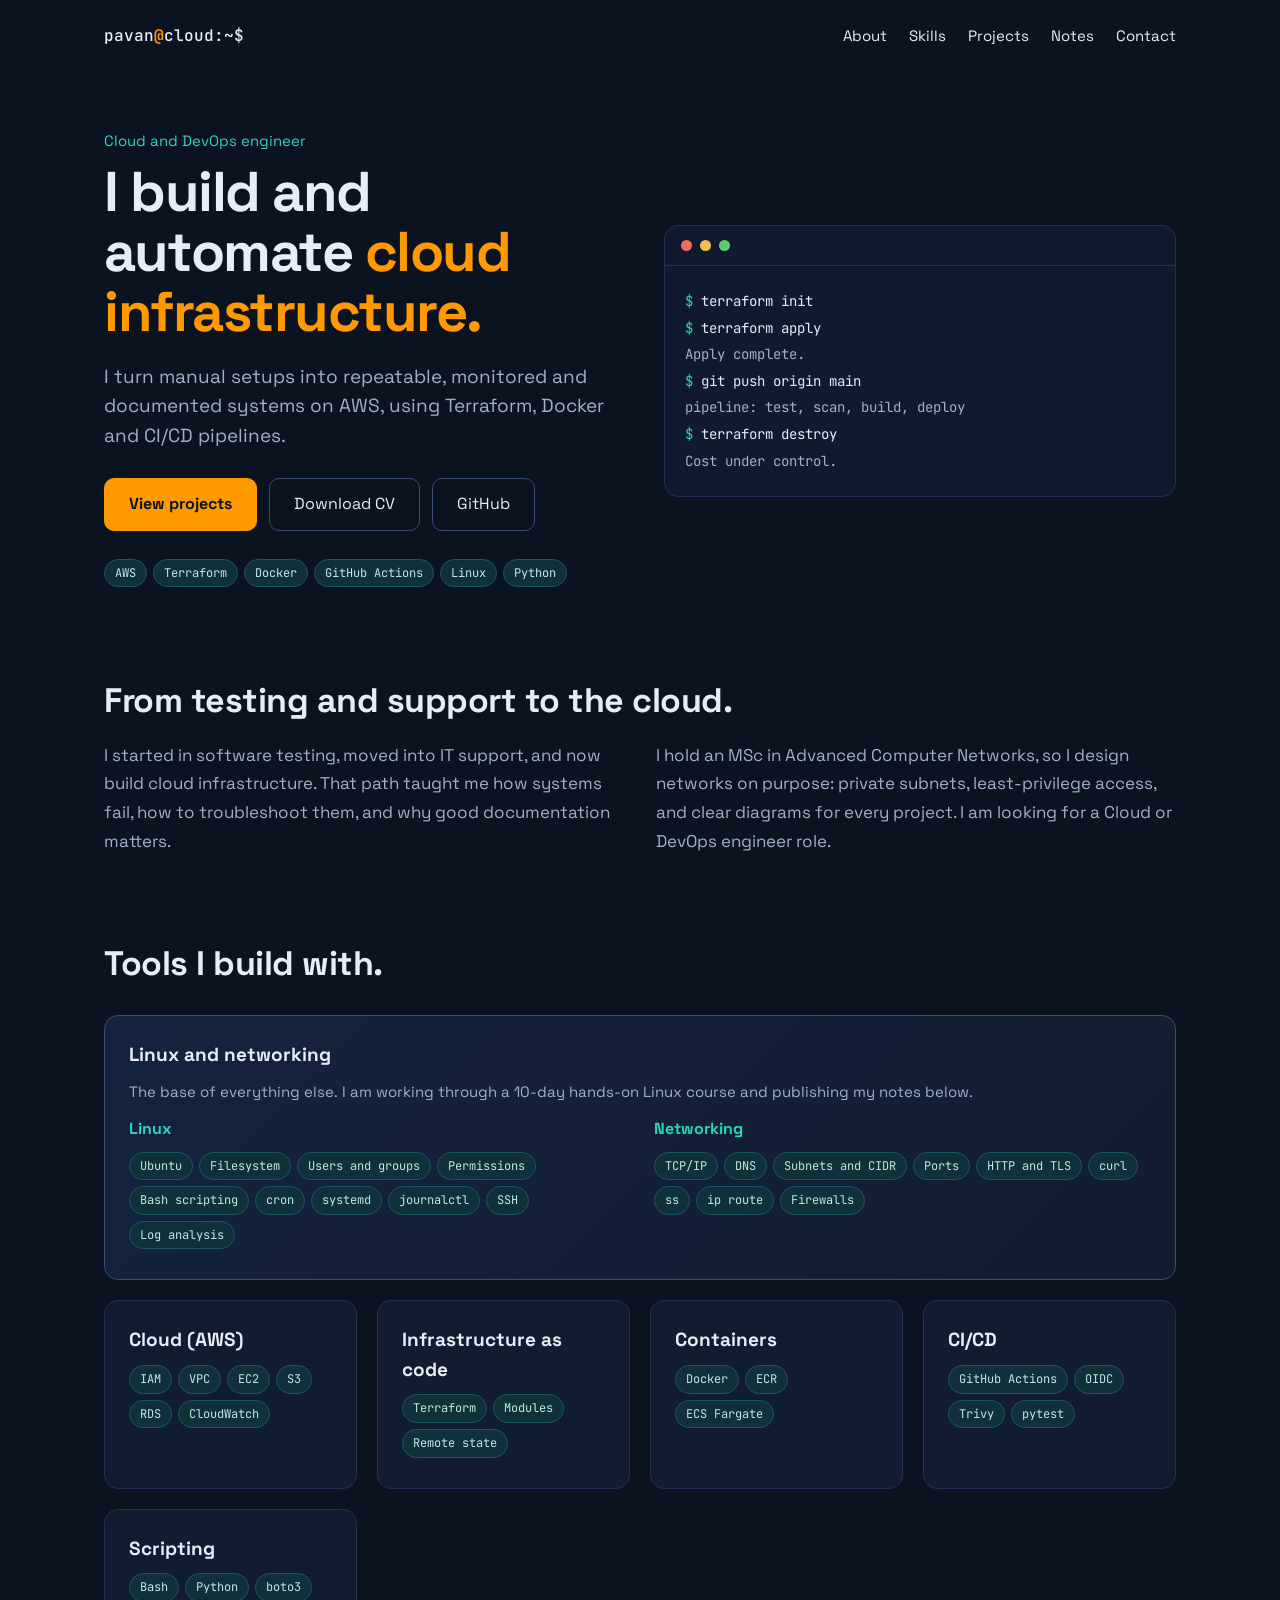
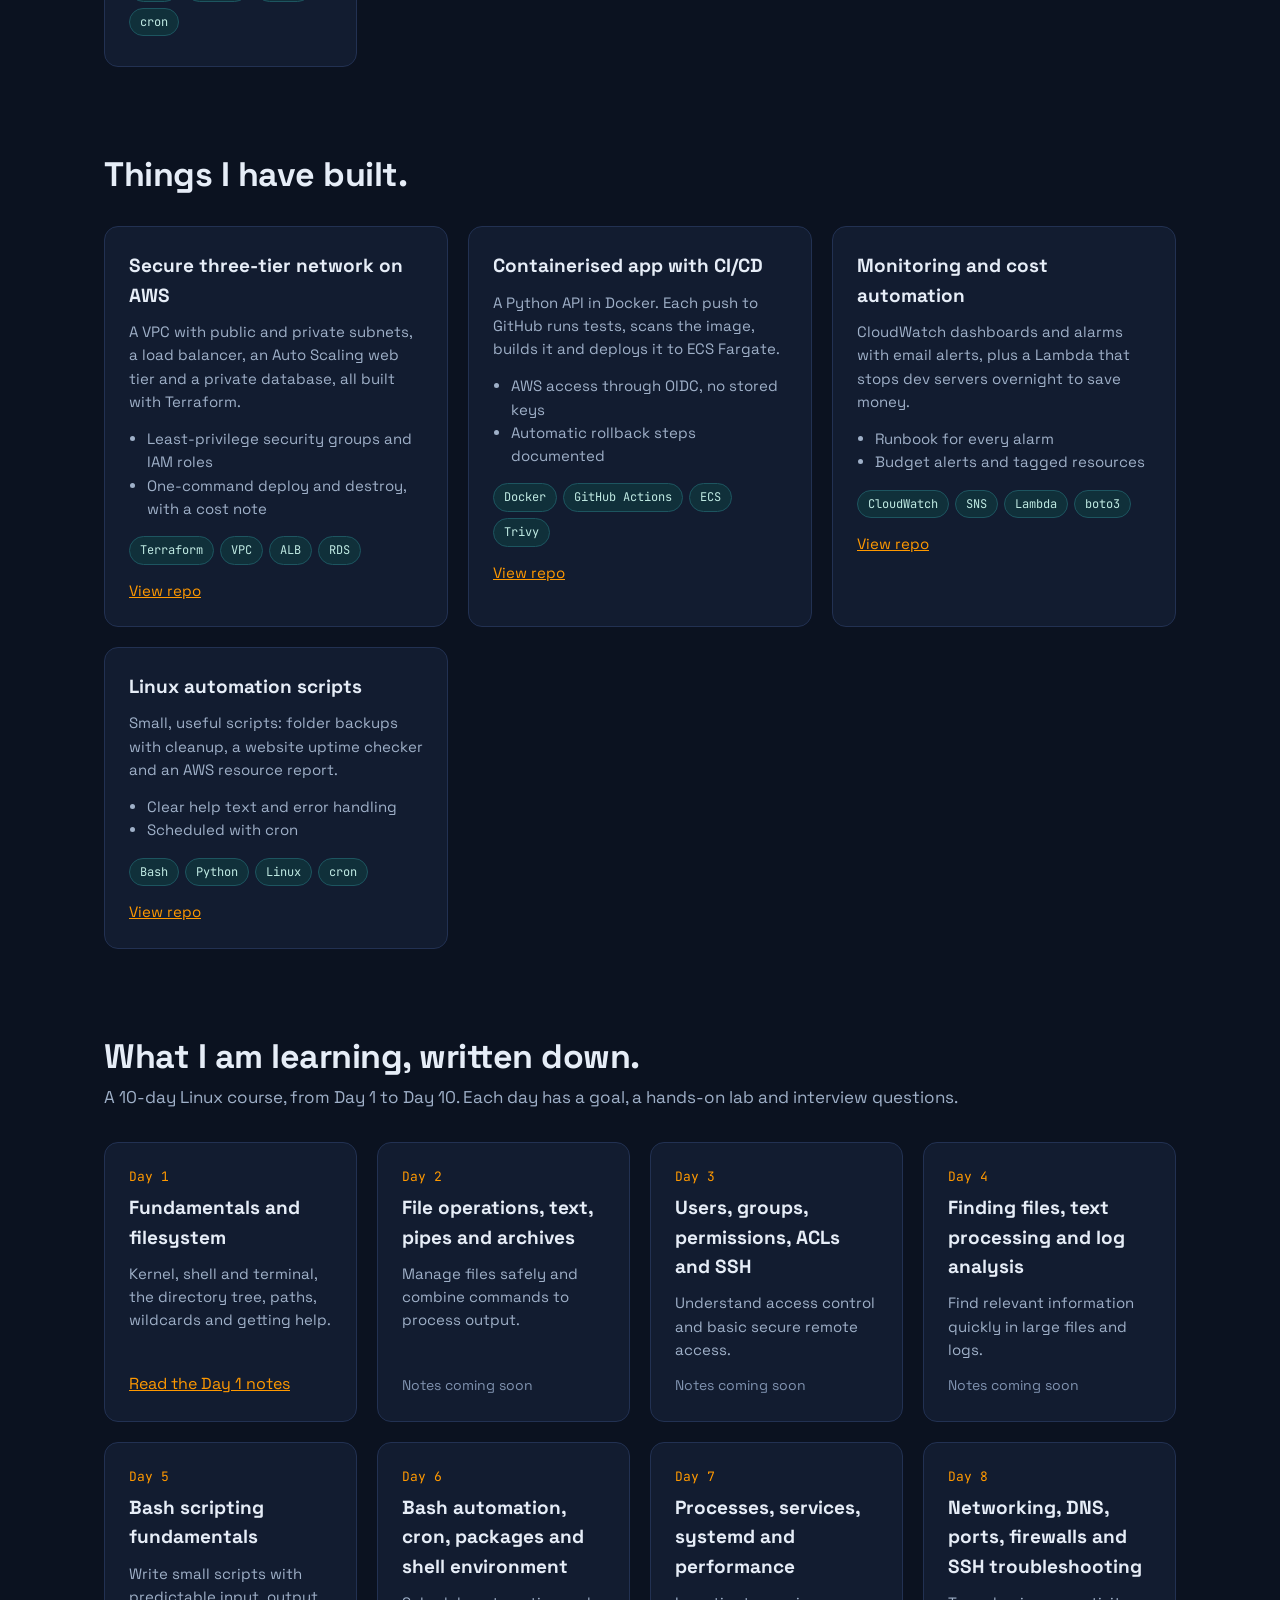
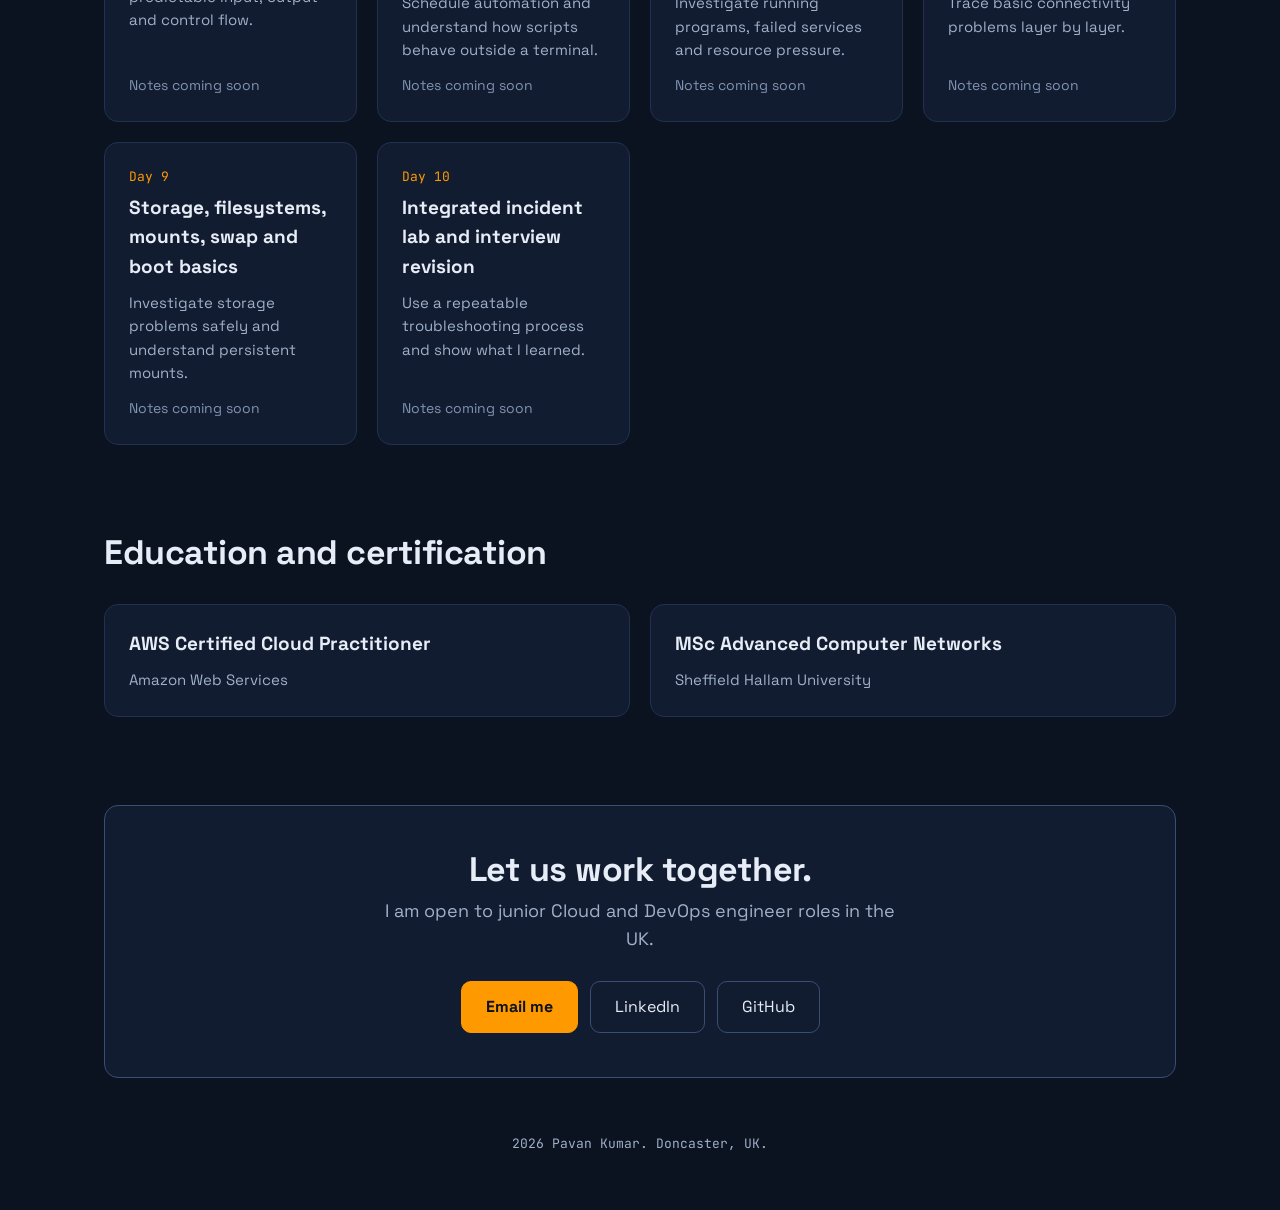
<file: index.html>
<!doctype html>
<html lang="en">
<head>
<meta charset="utf-8">
<meta name="viewport" content="width=device-width, initial-scale=1">
<title>Pavan Kumar | Cloud and DevOps Engineer</title>
<meta name="description" content="Portfolio of Pavan Kumar, a junior Cloud and DevOps engineer working with AWS, Terraform, Docker and CI/CD.">
<link rel="preconnect" href="https://fonts.googleapis.com">
<link rel="preconnect" href="https://fonts.gstatic.com" crossorigin>
<link href="https://fonts.googleapis.com/css2?family=Space+Grotesk:wght@400;500;700&family=JetBrains+Mono:wght@400;500&display=swap" rel="stylesheet">
<link rel="stylesheet" href="style.css">
</head>
<body>
<div class="wrap">
<header class="top">
<div class="mono logo">pavan<b>@</b>cloud:~$</div>
<nav class="nav" aria-label="Main"><a href="#about">About</a><a href="#skills">Skills</a><a href="#projects">Projects</a><a href="#notes">Notes</a><a href="#contact">Contact</a></nav>
</header>

<main>
<section class="hero">
<div>
<p class="sub">Cloud and DevOps engineer</p>
<h1>I build and automate <span>cloud infrastructure.</span></h1>
<p class="lead mu">I turn manual setups into repeatable, monitored and documented systems on AWS, using Terraform, Docker and CI/CD pipelines.</p>
<div class="btns"><a class="btn pri" href="#projects">View projects</a><a class="btn" href="#">Download CV</a><a class="btn" href="https://github.com/pavankumar-5999">GitHub</a></div>
<div><span class="tag">AWS</span><span class="tag">Terraform</span><span class="tag">Docker</span><span class="tag">GitHub Actions</span><span class="tag">Linux</span><span class="tag">Python</span></div>
</div>
<div class="term" aria-hidden="true"><div class="bar"><i></i><i></i><i></i></div>
<div class="body mono">
<div><span class="p">$</span> terraform init</div>
<div><span class="p">$</span> terraform apply</div>
<div class="mu">  Apply complete.</div>
<div><span class="p">$</span> git push origin main</div>
<div class="mu">  pipeline: test, scan, build, deploy</div>
<div><span class="p">$</span> terraform destroy</div>
<div class="mu">  Cost under control.</div>
</div></div>
</section>

<section id="about" class="sec">
<h2>From testing and support to the cloud.</h2>
<div style="display:flex;flex-wrap:wrap;gap:32px;margin-top:20px">
<p class="mu" style="flex:1 1 420px;margin:0;font-size:17px;line-height:1.7">I started in software testing, moved into IT support, and now build cloud infrastructure. That path taught me how systems fail, how to troubleshoot them, and why good documentation matters.</p>
<p class="mu" style="flex:1 1 420px;margin:0;font-size:17px;line-height:1.7">I hold an MSc in Advanced Computer Networks, so I design networks on purpose: private subnets, least-privilege access, and clear diagrams for every project. I am looking for a Cloud or DevOps engineer role.</p>
</div>
</section>

<section id="skills" class="sec">
<h2>Tools I build with.</h2>
<div class="grid">
<div class="card feat"><h3>Linux and networking</h3>
<p>The base of everything else. I am working through a 10-day hands-on Linux course and publishing my notes below.</p>
<div class="cols">
<div><h4>Linux</h4><span class="tag">Ubuntu</span><span class="tag">Filesystem</span><span class="tag">Users and groups</span><span class="tag">Permissions</span><span class="tag">Bash scripting</span><span class="tag">cron</span><span class="tag">systemd</span><span class="tag">journalctl</span><span class="tag">SSH</span><span class="tag">Log analysis</span></div>
<div><h4>Networking</h4><span class="tag">TCP/IP</span><span class="tag">DNS</span><span class="tag">Subnets and CIDR</span><span class="tag">Ports</span><span class="tag">HTTP and TLS</span><span class="tag">curl</span><span class="tag">ss</span><span class="tag">ip route</span><span class="tag">Firewalls</span></div>
</div></div>
<div class="card"><h3>Cloud (AWS)</h3><span class="tag">IAM</span><span class="tag">VPC</span><span class="tag">EC2</span><span class="tag">S3</span><span class="tag">RDS</span><span class="tag">CloudWatch</span></div>
<div class="card"><h3>Infrastructure as code</h3><span class="tag">Terraform</span><span class="tag">Modules</span><span class="tag">Remote state</span></div>
<div class="card"><h3>Containers</h3><span class="tag">Docker</span><span class="tag">ECR</span><span class="tag">ECS Fargate</span></div>
<div class="card"><h3>CI/CD</h3><span class="tag">GitHub Actions</span><span class="tag">OIDC</span><span class="tag">Trivy</span><span class="tag">pytest</span></div>
<div class="card"><h3>Scripting</h3><span class="tag">Bash</span><span class="tag">Python</span><span class="tag">boto3</span><span class="tag">cron</span></div>
</div>
</section>

<section id="projects" class="sec">
<h2>Things I have built.</h2>
<div class="grid wide">
<div class="card"><h3>Secure three-tier network on AWS</h3>
<p>A VPC with public and private subnets, a load balancer, an Auto Scaling web tier and a private database, all built with Terraform.</p>
<ul><li>Least-privilege security groups and IAM roles</li><li>One-command deploy and destroy, with a cost note</li></ul>
<div><span class="tag">Terraform</span><span class="tag">VPC</span><span class="tag">ALB</span><span class="tag">RDS</span></div><p style="margin:8px 0 0"><a href="#">View repo</a></p></div>
<div class="card"><h3>Containerised app with CI/CD</h3>
<p>A Python API in Docker. Each push to GitHub runs tests, scans the image, builds it and deploys it to ECS Fargate.</p>
<ul><li>AWS access through OIDC, no stored keys</li><li>Automatic rollback steps documented</li></ul>
<div><span class="tag">Docker</span><span class="tag">GitHub Actions</span><span class="tag">ECS</span><span class="tag">Trivy</span></div><p style="margin:8px 0 0"><a href="#">View repo</a></p></div>
<div class="card"><h3>Monitoring and cost automation</h3>
<p>CloudWatch dashboards and alarms with email alerts, plus a Lambda that stops dev servers overnight to save money.</p>
<ul><li>Runbook for every alarm</li><li>Budget alerts and tagged resources</li></ul>
<div><span class="tag">CloudWatch</span><span class="tag">SNS</span><span class="tag">Lambda</span><span class="tag">boto3</span></div><p style="margin:8px 0 0"><a href="#">View repo</a></p></div>
<div class="card"><h3>Linux automation scripts</h3>
<p>Small, useful scripts: folder backups with cleanup, a website uptime checker and an AWS resource report.</p>
<ul><li>Clear help text and error handling</li><li>Scheduled with cron</li></ul>
<div><span class="tag">Bash</span><span class="tag">Python</span><span class="tag">Linux</span><span class="tag">cron</span></div><p style="margin:8px 0 0"><a href="#">View repo</a></p></div>
</div>
</section>

<section id="notes" class="sec">
<h2>What I am learning, written down.</h2>
<p class="mu" style="margin:0;font-size:17px">A 10-day Linux course, from Day 1 to Day 10. Each day has a goal, a hands-on lab and interview questions.</p>
<div class="grid">
<article class="card day"><div class="n mono">Day 1</div><h3>Fundamentals and filesystem</h3><p>Kernel, shell and terminal, the directory tree, paths, wildcards and getting help.</p><a href="LINUX/day-1.html">Read the Day 1 notes</a></article>
<article class="card day"><div class="n mono">Day 2</div><h3>File operations, text, pipes and archives</h3><p>Manage files safely and combine commands to process output.</p><span class="soon">Notes coming soon</span></article>
<article class="card day"><div class="n mono">Day 3</div><h3>Users, groups, permissions, ACLs and SSH</h3><p>Understand access control and basic secure remote access.</p><span class="soon">Notes coming soon</span></article>
<article class="card day"><div class="n mono">Day 4</div><h3>Finding files, text processing and log analysis</h3><p>Find relevant information quickly in large files and logs.</p><span class="soon">Notes coming soon</span></article>
<article class="card day"><div class="n mono">Day 5</div><h3>Bash scripting fundamentals</h3><p>Write small scripts with predictable input, output and control flow.</p><span class="soon">Notes coming soon</span></article>
<article class="card day"><div class="n mono">Day 6</div><h3>Bash automation, cron, packages and shell environment</h3><p>Schedule automation and understand how scripts behave outside a terminal.</p><span class="soon">Notes coming soon</span></article>
<article class="card day"><div class="n mono">Day 7</div><h3>Processes, services, systemd and performance</h3><p>Investigate running programs, failed services and resource pressure.</p><span class="soon">Notes coming soon</span></article>
<article class="card day"><div class="n mono">Day 8</div><h3>Networking, DNS, ports, firewalls and SSH troubleshooting</h3><p>Trace basic connectivity problems layer by layer.</p><span class="soon">Notes coming soon</span></article>
<article class="card day"><div class="n mono">Day 9</div><h3>Storage, filesystems, mounts, swap and boot basics</h3><p>Investigate storage problems safely and understand persistent mounts.</p><span class="soon">Notes coming soon</span></article>
<article class="card day"><div class="n mono">Day 10</div><h3>Integrated incident lab and interview revision</h3><p>Use a repeatable troubleshooting process and show what I learned.</p><span class="soon">Notes coming soon</span></article>
</div>
</section>

<section class="sec">
<h2>Education and certification</h2>
<div class="grid">
<div class="card"><h3>AWS Certified Cloud Practitioner</h3><p style="margin:0">Amazon Web Services</p></div>
<div class="card"><h3>MSc Advanced Computer Networks</h3><p style="margin:0">Sheffield Hallam University</p></div>
</div>
</section>

<section id="contact" class="sec" style="padding-bottom:24px">
<div class="card contact">
<h2>Let us work together.</h2>
<p class="mu" style="margin:8px auto 28px;font-size:18px;max-width:520px">I am open to junior Cloud and DevOps engineer roles in the UK.</p>
<div class="btns"><a class="btn pri" href="mailto:pagidimarripavankumar@gmail.com">Email me</a><a class="btn" href="#">LinkedIn</a><a class="btn" href="#">GitHub</a></div>
</div>
</section>
</main>
<footer class="mono">2026 Pavan Kumar. Doncaster, UK.</footer>
</div>
</body>
</html>
</file>
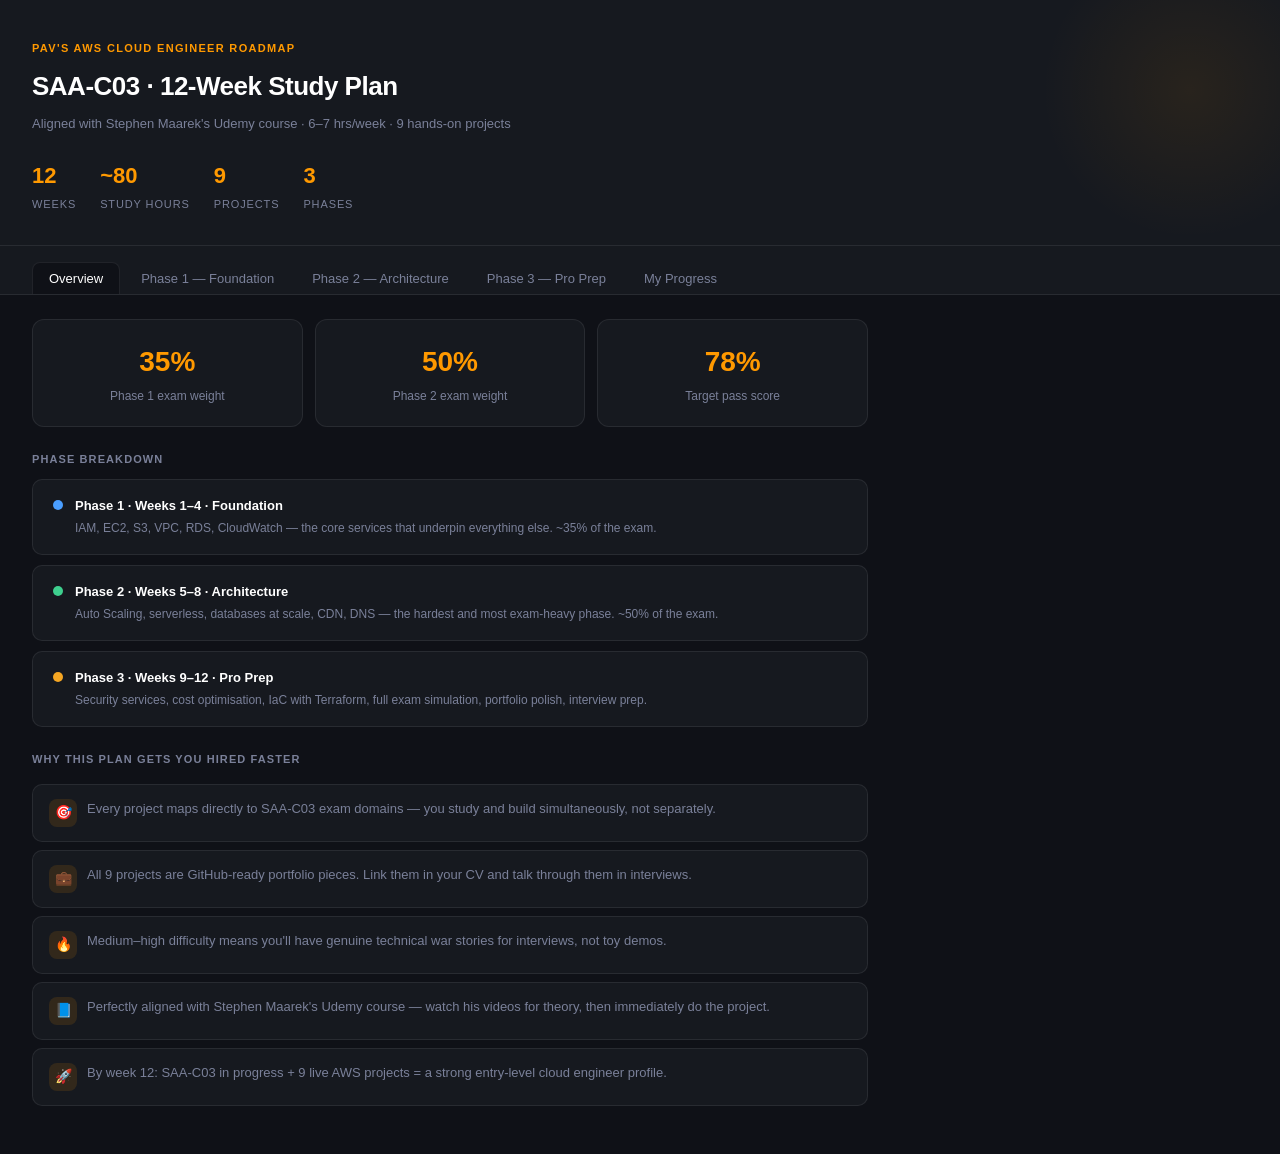
<file: aws_study_plan.html>
<!DOCTYPE html>
<html lang="en">
<head>
<meta charset="UTF-8"/>
<meta name="viewport" content="width=device-width, initial-scale=1.0"/>
<title>AWS SAA-C03 — 12-Week Study Plan</title>
<style>
  :root {
    --bg: #0f1117;
    --bg2: #16191f;
    --bg3: #1c2028;
    --border: rgba(255,255,255,0.08);
    --border2: rgba(255,255,255,0.14);
    --text: #e8eaf0;
    --muted: #7a8099;
    --aws: #FF9900;
    --aws-dim: rgba(255,153,0,0.12);
    --blue: #4a9eff;
    --blue-dim: rgba(74,158,255,0.1);
    --green: #3ecf8e;
    --green-dim: rgba(62,207,142,0.1);
    --amber: #f5a623;
    --amber-dim: rgba(245,166,35,0.1);
    --red: #ff6b6b;
    --red-dim: rgba(255,107,107,0.1);
    --purple: #a78bfa;
    --purple-dim: rgba(167,139,250,0.1);
  }

  * { box-sizing: border-box; margin: 0; padding: 0; }

  body {
    background: var(--bg);
    color: var(--text);
    font-family: -apple-system, BlinkMacSystemFont, 'Segoe UI', sans-serif;
    font-size: 14px;
    line-height: 1.6;
    min-height: 100vh;
  }

  /* HEADER */
  .hero {
    background: var(--bg2);
    border-bottom: 1px solid var(--border);
    padding: 2.5rem 2rem 2rem;
    position: relative;
    overflow: hidden;
  }
  .hero::before {
    content: '';
    position: absolute;
    top: -60px; right: -60px;
    width: 300px; height: 300px;
    background: radial-gradient(circle, rgba(255,153,0,0.08) 0%, transparent 70%);
    pointer-events: none;
  }
  .hero-eyebrow {
    font-size: 11px;
    font-weight: 600;
    letter-spacing: .12em;
    text-transform: uppercase;
    color: var(--aws);
    margin-bottom: .5rem;
  }
  .hero h1 {
    font-size: 26px;
    font-weight: 700;
    color: #fff;
    margin-bottom: .4rem;
    letter-spacing: -.5px;
  }
  .hero-sub {
    color: var(--muted);
    font-size: 13px;
  }
  .hero-stats {
    display: flex;
    gap: 1.5rem;
    margin-top: 1.5rem;
    flex-wrap: wrap;
  }
  .stat {
    display: flex;
    flex-direction: column;
    gap: 2px;
  }
  .stat-num {
    font-size: 22px;
    font-weight: 700;
    color: var(--aws);
  }
  .stat-lbl {
    font-size: 11px;
    color: var(--muted);
    text-transform: uppercase;
    letter-spacing: .08em;
  }

  /* PHASE TABS */
  .tabs {
    display: flex;
    gap: 4px;
    padding: 1rem 2rem 0;
    background: var(--bg2);
    border-bottom: 1px solid var(--border);
    overflow-x: auto;
  }
  .tab {
    padding: 8px 16px;
    border-radius: 8px 8px 0 0;
    border: 1px solid transparent;
    border-bottom: none;
    cursor: pointer;
    font-size: 13px;
    font-weight: 500;
    background: transparent;
    color: var(--muted);
    transition: all .15s;
    white-space: nowrap;
  }
  .tab:hover { color: var(--text); background: var(--bg3); }
  .tab.active {
    background: var(--bg);
    border-color: var(--border);
    border-bottom-color: var(--bg);
    color: #fff;
  }

  /* MAIN CONTENT */
  .main { padding: 1.5rem 2rem 3rem; max-width: 900px; }

  .panel { display: none; }
  .panel.active { display: block; }

  /* OVERVIEW GRID */
  .overview-grid {
    display: grid;
    grid-template-columns: repeat(3, 1fr);
    gap: 12px;
    margin-bottom: 1.5rem;
  }
  .ov-card {
    background: var(--bg2);
    border: 1px solid var(--border);
    border-radius: 12px;
    padding: 1.25rem;
    text-align: center;
  }
  .ov-card .num { font-size: 28px; font-weight: 700; color: var(--aws); }
  .ov-card .lbl { font-size: 12px; color: var(--muted); margin-top: 2px; }

  /* TIMELINE */
  .timeline { display: flex; flex-direction: column; gap: 10px; margin-bottom: 1.5rem; }
  .tl-item {
    display: flex;
    align-items: flex-start;
    gap: 12px;
    background: var(--bg2);
    border: 1px solid var(--border);
    border-radius: 10px;
    padding: 1rem 1.25rem;
  }
  .tl-dot {
    width: 10px; height: 10px;
    border-radius: 50%;
    flex-shrink: 0;
    margin-top: 4px;
  }
  .tl-content {}
  .tl-title { font-weight: 600; font-size: 13px; color: #fff; margin-bottom: 2px; }
  .tl-desc { font-size: 12px; color: var(--muted); }

  /* PHASE HEADER */
  .phase-intro {
    background: var(--bg2);
    border: 1px solid var(--border);
    border-radius: 12px;
    padding: 1.25rem 1.5rem;
    margin-bottom: 1.25rem;
  }
  .phase-intro-top { display: flex; align-items: center; gap: 10px; margin-bottom: .5rem; }
  .phase-badge {
    font-size: 11px;
    font-weight: 600;
    padding: 3px 10px;
    border-radius: 20px;
    letter-spacing: .04em;
  }
  .badge-blue { background: var(--blue-dim); color: var(--blue); }
  .badge-green { background: var(--green-dim); color: var(--green); }
  .badge-amber { background: var(--amber-dim); color: var(--amber); }
  .phase-intro-title { font-size: 16px; font-weight: 700; color: #fff; }
  .phase-intro-desc { font-size: 13px; color: var(--muted); line-height: 1.65; }

  /* WEEK GRID */
  .weeks-title {
    font-size: 11px;
    font-weight: 600;
    letter-spacing: .1em;
    text-transform: uppercase;
    color: var(--muted);
    margin-bottom: 10px;
  }
  .week-grid { display: grid; grid-template-columns: 1fr 1fr; gap: 10px; margin-bottom: 1.5rem; }
  .week-card {
    background: var(--bg2);
    border: 1px solid var(--border);
    border-radius: 10px;
    padding: 1rem 1.25rem;
  }
  .week-num {
    font-size: 10px;
    font-weight: 700;
    letter-spacing: .1em;
    text-transform: uppercase;
    color: var(--muted);
    margin-bottom: 6px;
  }
  .week-topics { display: flex; flex-wrap: wrap; gap: 5px; margin-bottom: 8px; }
  .topic { font-size: 11px; padding: 2px 8px; border-radius: 20px; background: var(--bg3); border: 1px solid var(--border); color: var(--text); }
  .week-hrs { font-size: 11px; color: var(--muted); }

  /* PROJECTS */
  .projects-title {
    font-size: 13px;
    font-weight: 600;
    color: var(--text);
    margin-bottom: 10px;
    display: flex;
    align-items: center;
    gap: 6px;
  }
  .projects-title::before {
    content: '';
    display: inline-block;
    width: 3px; height: 14px;
    background: var(--aws);
    border-radius: 2px;
  }

  .project-card {
    background: var(--bg2);
    border: 1px solid var(--border);
    border-radius: 12px;
    padding: 1.25rem 1.5rem;
    margin-bottom: 10px;
    transition: border-color .15s;
  }
  .project-card:hover { border-color: var(--border2); }
  .project-top {
    display: flex;
    align-items: flex-start;
    justify-content: space-between;
    gap: 10px;
    margin-bottom: 8px;
  }
  .project-name { font-size: 14px; font-weight: 600; color: #fff; }
  .diff {
    font-size: 10px;
    font-weight: 600;
    padding: 3px 9px;
    border-radius: 20px;
    white-space: nowrap;
    flex-shrink: 0;
  }
  .diff-med { background: var(--amber-dim); color: var(--amber); }
  .diff-high { background: var(--red-dim); color: var(--red); }
  .project-desc { font-size: 13px; color: var(--muted); line-height: 1.65; margin-bottom: 10px; }
  .skills { display: flex; flex-wrap: wrap; gap: 5px; }
  .skill { font-size: 11px; padding: 2px 8px; border-radius: 20px; background: var(--blue-dim); color: var(--blue); border: 1px solid rgba(74,158,255,0.2); }

  /* MAAREK ALIGNMENT */
  .maarek-box {
    background: var(--purple-dim);
    border: 1px solid rgba(167,139,250,0.2);
    border-radius: 10px;
    padding: .75rem 1rem;
    font-size: 12px;
    color: var(--purple);
    margin-top: 6px;
    display: flex;
    align-items: flex-start;
    gap: 6px;
  }
  .maarek-box strong { color: #c4b5fd; }

  /* MILESTONE */
  .milestone {
    background: var(--bg2);
    border: 1px solid var(--border);
    border-left: 3px solid var(--aws);
    border-radius: 0 10px 10px 0;
    padding: 1rem 1.25rem;
    margin-top: 1rem;
    font-size: 13px;
    color: var(--muted);
    line-height: 1.65;
  }
  .milestone strong { color: var(--aws); }

  /* EXAM TIPS */
  .tips-grid { display: flex; flex-direction: column; gap: 8px; margin-top: 1rem; }
  .tip-item {
    display: flex;
    align-items: flex-start;
    gap: 10px;
    background: var(--bg2);
    border: 1px solid var(--border);
    border-radius: 10px;
    padding: .875rem 1rem;
    font-size: 13px;
    color: var(--muted);
    line-height: 1.55;
  }
  .tip-icon {
    width: 28px; height: 28px;
    border-radius: 8px;
    background: var(--aws-dim);
    color: var(--aws);
    display: flex;
    align-items: center;
    justify-content: center;
    font-size: 14px;
    flex-shrink: 0;
  }

  /* PROGRESS TRACKER */
  .tracker-title { font-size: 13px; font-weight: 600; color: var(--text); margin-bottom: 10px; }
  .week-checks { display: grid; grid-template-columns: repeat(6, 1fr); gap: 6px; margin-bottom: 1.5rem; }
  .week-check {
    display: flex;
    flex-direction: column;
    align-items: center;
    gap: 4px;
    background: var(--bg2);
    border: 1px solid var(--border);
    border-radius: 8px;
    padding: .625rem .5rem;
    cursor: pointer;
    transition: all .15s;
    user-select: none;
  }
  .week-check:hover { border-color: var(--border2); }
  .week-check.done { border-color: var(--green); background: var(--green-dim); }
  .wk-num { font-size: 10px; font-weight: 600; color: var(--muted); }
  .wk-check-icon { font-size: 18px; }
  .week-check.done .wk-num { color: var(--green); }
  .progress-bar-wrap {
    background: var(--bg3);
    border-radius: 20px;
    height: 6px;
    margin-bottom: 6px;
    overflow: hidden;
  }
  .progress-bar {
    height: 100%;
    background: linear-gradient(90deg, var(--aws), var(--green));
    border-radius: 20px;
    transition: width .4s ease;
  }
  .progress-label { font-size: 12px; color: var(--muted); margin-bottom: 1.5rem; }

  /* RESPONSIVE */
  @media (max-width: 600px) {
    .hero { padding: 1.5rem 1rem 1.25rem; }
    .main { padding: 1rem 1rem 2rem; }
    .tabs { padding: 0.75rem 1rem 0; }
    .overview-grid { grid-template-columns: 1fr 1fr 1fr; }
    .week-grid { grid-template-columns: 1fr; }
    .week-checks { grid-template-columns: repeat(4, 1fr); }
  }
</style>
</head>
<body>

<div class="hero">
  <div class="hero-eyebrow">Pav's AWS Cloud Engineer Roadmap</div>
  <h1>SAA-C03 · 12-Week Study Plan</h1>
  <div class="hero-sub">Aligned with Stephen Maarek's Udemy course · 6–7 hrs/week · 9 hands-on projects</div>
  <div class="hero-stats">
    <div class="stat"><span class="stat-num">12</span><span class="stat-lbl">Weeks</span></div>
    <div class="stat"><span class="stat-num">~80</span><span class="stat-lbl">Study hours</span></div>
    <div class="stat"><span class="stat-num">9</span><span class="stat-lbl">Projects</span></div>
    <div class="stat"><span class="stat-num">3</span><span class="stat-lbl">Phases</span></div>
  </div>
</div>

<div class="tabs">
  <button class="tab active" onclick="showTab('overview')">Overview</button>
  <button class="tab" onclick="showTab('p1')">Phase 1 — Foundation</button>
  <button class="tab" onclick="showTab('p2')">Phase 2 — Architecture</button>
  <button class="tab" onclick="showTab('p3')">Phase 3 — Pro Prep</button>
  <button class="tab" onclick="showTab('tracker')">My Progress</button>
</div>

<div class="main">

  <!-- OVERVIEW -->
  <div id="panel-overview" class="panel active">
    <div class="overview-grid">
      <div class="ov-card"><div class="num">35%</div><div class="lbl">Phase 1 exam weight</div></div>
      <div class="ov-card"><div class="num">50%</div><div class="lbl">Phase 2 exam weight</div></div>
      <div class="ov-card"><div class="num">78%</div><div class="lbl">Target pass score</div></div>
    </div>

    <div class="weeks-title">Phase breakdown</div>
    <div class="timeline">
      <div class="tl-item">
        <div class="tl-dot" style="background:var(--blue)"></div>
        <div class="tl-content">
          <div class="tl-title">Phase 1 · Weeks 1–4 · Foundation</div>
          <div class="tl-desc">IAM, EC2, S3, VPC, RDS, CloudWatch — the core services that underpin everything else. ~35% of the exam.</div>
        </div>
      </div>
      <div class="tl-item">
        <div class="tl-dot" style="background:var(--green)"></div>
        <div class="tl-content">
          <div class="tl-title">Phase 2 · Weeks 5–8 · Architecture</div>
          <div class="tl-desc">Auto Scaling, serverless, databases at scale, CDN, DNS — the hardest and most exam-heavy phase. ~50% of the exam.</div>
        </div>
      </div>
      <div class="tl-item">
        <div class="tl-dot" style="background:var(--amber)"></div>
        <div class="tl-content">
          <div class="tl-title">Phase 3 · Weeks 9–12 · Pro Prep</div>
          <div class="tl-desc">Security services, cost optimisation, IaC with Terraform, full exam simulation, portfolio polish, interview prep.</div>
        </div>
      </div>
    </div>

    <div class="weeks-title" style="margin-top:1.5rem">Why this plan gets you hired faster</div>
    <div class="tips-grid">
      <div class="tip-item"><div class="tip-icon">🎯</div>Every project maps directly to SAA-C03 exam domains — you study and build simultaneously, not separately.</div>
      <div class="tip-item"><div class="tip-icon">💼</div>All 9 projects are GitHub-ready portfolio pieces. Link them in your CV and talk through them in interviews.</div>
      <div class="tip-item"><div class="tip-icon">🔥</div>Medium–high difficulty means you'll have genuine technical war stories for interviews, not toy demos.</div>
      <div class="tip-item"><div class="tip-icon">📘</div>Perfectly aligned with Stephen Maarek's Udemy course — watch his videos for theory, then immediately do the project.</div>
      <div class="tip-item"><div class="tip-icon">🚀</div>By week 12: SAA-C03 in progress + 9 live AWS projects = a strong entry-level cloud engineer profile.</div>
    </div>
  </div>

  <!-- PHASE 1 -->
  <div id="panel-p1" class="panel">
    <div class="phase-intro">
      <div class="phase-intro-top">
        <span class="phase-badge badge-blue">Phase 1 · Weeks 1–4</span>
        <span class="phase-intro-title">Foundation — core services</span>
      </div>
      <div class="phase-intro-desc">Build a solid base across IAM, EC2, S3, VPC, RDS, and monitoring. These cover ~35% of the SAA-C03 exam. Follow Maarek's videos in order and do the projects in the same week as the corresponding section.</div>
    </div>

    <div class="weeks-title">Weekly breakdown</div>
    <div class="week-grid">
      <div class="week-card">
        <div class="week-num">Week 1</div>
        <div class="week-topics">
          <span class="topic">IAM users & groups</span><span class="topic">Roles & policies</span><span class="topic">MFA</span><span class="topic">AWS CLI</span>
        </div>
        <div class="week-hrs">~6 hrs · 3 hrs theory + 3 hrs hands-on</div>
        <div class="maarek-box"><strong>Maarek:</strong>&nbsp;IAM & AWS CLI section</div>
      </div>
      <div class="week-card">
        <div class="week-num">Week 2</div>
        <div class="week-topics">
          <span class="topic">EC2 instance types</span><span class="topic">Security groups</span><span class="topic">EBS</span><span class="topic">AMIs</span>
        </div>
        <div class="week-hrs">~7 hrs · 3 hrs theory + 4 hrs hands-on</div>
        <div class="maarek-box"><strong>Maarek:</strong>&nbsp;EC2 Fundamentals + EC2 Storage</div>
      </div>
      <div class="week-card">
        <div class="week-num">Week 3</div>
        <div class="week-topics">
          <span class="topic">S3 buckets</span><span class="topic">Storage classes</span><span class="topic">Static hosting</span><span class="topic">Lifecycle rules</span>
        </div>
        <div class="week-hrs">~6 hrs · 2.5 hrs theory + 3.5 hrs hands-on</div>
        <div class="maarek-box"><strong>Maarek:</strong>&nbsp;Amazon S3 Introduction + Advanced</div>
      </div>
      <div class="week-card">
        <div class="week-num">Week 4</div>
        <div class="week-topics">
          <span class="topic">VPC & subnets</span><span class="topic">NAT Gateway</span><span class="topic">Route tables</span><span class="topic">RDS basics</span><span class="topic">CloudWatch</span>
        </div>
        <div class="week-hrs">~7 hrs · 3 hrs theory + 4 hrs hands-on</div>
        <div class="maarek-box"><strong>Maarek:</strong>&nbsp;VPC Fundamentals + RDS + Monitoring</div>
      </div>
    </div>

    <div class="projects-title">Phase 1 projects</div>

    <div class="project-card">
      <div class="project-top">
        <div class="project-name">Project 1 — Secure multi-account IAM architecture</div>
        <span class="diff diff-med">Medium</span>
      </div>
      <div class="project-desc">Build a realistic IAM structure: root account locked with MFA, separate dev/staging/prod IAM users, custom least-privilege policies per user, an EC2 instance role with S3 read-only access, and a cross-account role assumption flow using STS. Document everything in a GitHub README with an architecture diagram. Goes far beyond basic IAM and mirrors real enterprise setups — exactly what interviewers probe on.</div>
      <div class="skills">
        <span class="skill">IAM policies</span><span class="skill">Roles & STS</span><span class="skill">MFA</span><span class="skill">AWS CLI</span><span class="skill">Least privilege</span>
      </div>
    </div>

    <div class="project-card">
      <div class="project-top">
        <div class="project-name">Project 2 — Fault-tolerant web app on a custom VPC</div>
        <span class="diff diff-high">High</span>
      </div>
      <div class="project-desc">Design and build a custom VPC from scratch: 2 public subnets across 2 AZs, 2 private subnets, Internet Gateway, NAT Gateway, and correct route tables. Deploy EC2 instances in each public subnet running a simple Node.js or Python app. Put an Application Load Balancer in front. Add CloudWatch alarms for CPU and network. This is a direct SAA-C03 HA scenario and a strong portfolio centrepiece — it proves you understand networking, multi-AZ design, and monitoring.</div>
      <div class="skills">
        <span class="skill">VPC</span><span class="skill">EC2</span><span class="skill">ALB</span><span class="skill">CloudWatch</span><span class="skill">Multi-AZ</span><span class="skill">NAT Gateway</span>
      </div>
    </div>

    <div class="project-card">
      <div class="project-top">
        <div class="project-name">Project 3 — S3 intelligent data lake with lifecycle automation</div>
        <span class="diff diff-med">Medium</span>
      </div>
      <div class="project-desc">Create an S3 bucket with versioning, SSE-S3 and SSE-KMS encryption, a bucket policy blocking public access, intelligent-tiering lifecycle rules (IA after 30 days, Glacier after 90 days), and S3 access logging enabled. Write a boto3 Python script that generates pre-signed URLs for secure object sharing. Tests real storage knowledge and automation mindset — both exam-critical and genuinely CV-worthy.</div>
      <div class="skills">
        <span class="skill">S3</span><span class="skill">KMS encryption</span><span class="skill">Lifecycle policies</span><span class="skill">boto3</span><span class="skill">Pre-signed URLs</span>
      </div>
    </div>

    <div class="milestone">
      <strong>Phase 1 milestone:</strong> Complete a 65-question Tutorials Dojo practice set on Domain 1 (Design Secure Architectures). Target 70%+. If below, revisit IAM and VPC before entering Phase 2.
    </div>
  </div>

  <!-- PHASE 2 -->
  <div id="panel-p2" class="panel">
    <div class="phase-intro">
      <div class="phase-intro-top">
        <span class="phase-badge badge-green">Phase 2 · Weeks 5–8</span>
        <span class="phase-intro-title">Architecture — scalability & resilience</span>
      </div>
      <div class="phase-intro-desc">The hardest and most exam-heavy phase. You'll cover auto scaling, serverless, decoupled architectures, and databases at scale. These topics dominate the "Design Resilient Architectures" and "Design High-Performing Architectures" domains — roughly 50% of the SAA-C03.</div>
    </div>

    <div class="weeks-title">Weekly breakdown</div>
    <div class="week-grid">
      <div class="week-card">
        <div class="week-num">Week 5</div>
        <div class="week-topics">
          <span class="topic">Auto Scaling Groups</span><span class="topic">Launch Templates</span><span class="topic">ALB/NLB/GLB</span><span class="topic">Target tracking</span>
        </div>
        <div class="week-hrs">~7 hrs · 3 hrs theory + 4 hrs hands-on</div>
        <div class="maarek-box"><strong>Maarek:</strong>&nbsp;High Availability & Scalability — ELB & ASG</div>
      </div>
      <div class="week-card">
        <div class="week-num">Week 6</div>
        <div class="week-topics">
          <span class="topic">Lambda</span><span class="topic">API Gateway</span><span class="topic">DynamoDB</span><span class="topic">SQS</span><span class="topic">SNS</span><span class="topic">EventBridge</span>
        </div>
        <div class="week-hrs">~7 hrs · 3 hrs theory + 4 hrs hands-on</div>
        <div class="maarek-box"><strong>Maarek:</strong>&nbsp;Serverless Overviews + AWS Lambda</div>
      </div>
      <div class="week-card">
        <div class="week-num">Week 7</div>
        <div class="week-topics">
          <span class="topic">RDS Multi-AZ</span><span class="topic">Read replicas</span><span class="topic">Aurora</span><span class="topic">ElastiCache</span><span class="topic">Route 53</span>
        </div>
        <div class="week-hrs">~6 hrs · 2.5 hrs theory + 3.5 hrs hands-on</div>
        <div class="maarek-box"><strong>Maarek:</strong>&nbsp;RDS Advanced + Aurora + Route 53</div>
      </div>
      <div class="week-card">
        <div class="week-num">Week 8</div>
        <div class="week-topics">
          <span class="topic">CloudFront</span><span class="topic">EFS</span><span class="topic">Step Functions</span><span class="topic">Practice exam</span>
        </div>
        <div class="week-hrs">~7 hrs · 2 hrs theory + 2 hrs hands-on + 3 hrs exam practice</div>
        <div class="maarek-box"><strong>Maarek:</strong>&nbsp;CloudFront + Decoupling Applications</div>
      </div>
    </div>

    <div class="projects-title">Phase 2 projects</div>

    <div class="project-card">
      <div class="project-top">
        <div class="project-name">Project 4 — Auto-scaling three-tier web architecture</div>
        <span class="diff diff-high">High</span>
      </div>
      <div class="project-desc">Extend Project 2 into a proper 3-tier architecture: public ALB tier → Auto Scaling Group of EC2 web servers in private subnets → RDS MySQL Multi-AZ in isolated private subnets. Configure target tracking scaling at 60% CPU threshold. Add a Bastion Host in the public subnet for DB access. Simulate load with Apache Bench and screenshot the ASG scaling event. This is a textbook SAA-C03 scenario and the exact architecture interviewers ask you to walk through.</div>
      <div class="skills">
        <span class="skill">ASG</span><span class="skill">ALB</span><span class="skill">RDS Multi-AZ</span><span class="skill">Private subnets</span><span class="skill">Bastion Host</span><span class="skill">Load testing</span>
      </div>
    </div>

    <div class="project-card">
      <div class="project-top">
        <div class="project-name">Project 5 — Serverless event-driven document processor</div>
        <span class="diff diff-high">High</span>
      </div>
      <div class="project-desc">Build a fully serverless pipeline: user uploads file to S3 → S3 event triggers Lambda → Lambda extracts metadata and writes to DynamoDB → EventBridge rule fires on DynamoDB stream → second Lambda sends an SQS message → consumer Lambda processes queue and fires an SNS email notification. Deploy via CloudFormation or SAM. This proves you understand decoupled serverless design — one of the highest-weighted SAA-C03 areas and heavily featured in cloud engineer job specs.</div>
      <div class="skills">
        <span class="skill">Lambda</span><span class="skill">S3 events</span><span class="skill">DynamoDB</span><span class="skill">SQS</span><span class="skill">SNS</span><span class="skill">CloudFormation</span><span class="skill">EventBridge</span>
      </div>
    </div>

    <div class="project-card">
      <div class="project-top">
        <div class="project-name">Project 6 — Global content delivery with CloudFront + Route 53 failover</div>
        <span class="diff diff-med">Medium</span>
      </div>
      <div class="project-desc">Host a static site on S3. Put a CloudFront distribution in front with HTTPS enforced via ACM and a custom origin policy. Set up Route 53 with a failover routing policy: primary record points to CloudFront, secondary to a backup S3 bucket in a different region. Add a Route 53 health check on the primary. Document the failover test with screenshots. Strong DNS and CDN knowledge is heavily tested in SAA-C03 and directly transferable to cloud ops roles.</div>
      <div class="skills">
        <span class="skill">CloudFront</span><span class="skill">Route 53</span><span class="skill">Failover routing</span><span class="skill">S3</span><span class="skill">ACM / HTTPS</span>
      </div>
    </div>

    <div class="milestone">
      <strong>Phase 2 milestone:</strong> Full timed 65-question Tutorials Dojo practice exam (65 mins). Target 72%+. Review every wrong answer thoroughly — don't enter Phase 3 until wrong answers feel like genuine gaps, not guesses.
    </div>
  </div>

  <!-- PHASE 3 -->
  <div id="panel-p3" class="panel">
    <div class="phase-intro">
      <div class="phase-intro-top">
        <span class="phase-badge badge-amber">Phase 3 · Weeks 9–12</span>
        <span class="phase-intro-title">Pro prep — exam sprint + portfolio</span>
      </div>
      <div class="phase-intro-desc">Consolidate, close gaps, and shift from student to candidate. Weeks 9–10 fill remaining SAA-C03 gaps (cost, migration, security). Weeks 11–12 are full exam simulation mode plus portfolio polish and interview prep using your own projects as examples.</div>
    </div>

    <div class="weeks-title">Weekly breakdown</div>
    <div class="week-grid">
      <div class="week-card">
        <div class="week-num">Week 9</div>
        <div class="week-topics">
          <span class="topic">Cost Explorer</span><span class="topic">Savings Plans</span><span class="topic">Trusted Advisor</span><span class="topic">AWS Config</span>
        </div>
        <div class="week-hrs">~6 hrs · 2 hrs theory + 4 hrs project build</div>
        <div class="maarek-box"><strong>Maarek:</strong>&nbsp;Other Services + Account Management, Billing & Support</div>
      </div>
      <div class="week-card">
        <div class="week-num">Week 10</div>
        <div class="week-topics">
          <span class="topic">WAF + Shield</span><span class="topic">GuardDuty</span><span class="topic">Inspector</span><span class="topic">Security Hub</span>
        </div>
        <div class="week-hrs">~6 hrs · 2 hrs theory + 4 hrs project build</div>
        <div class="maarek-box"><strong>Maarek:</strong>&nbsp;Security & Encryption + AWS Security sections</div>
      </div>
      <div class="week-card">
        <div class="week-num">Week 11</div>
        <div class="week-topics">
          <span class="topic">2× full practice exams</span><span class="topic">Wrong answer review</span><span class="topic">GitHub polish</span>
        </div>
        <div class="week-hrs">~7 hrs · 4 hrs exam practice + 3 hrs portfolio</div>
        <div class="maarek-box"><strong>Maarek:</strong>&nbsp;Practice exams included in course</div>
      </div>
      <div class="week-card">
        <div class="week-num">Week 12</div>
        <div class="week-topics">
          <span class="topic">Final mock exam</span><span class="topic">Interview Q&A prep</span><span class="topic">CV update</span><span class="topic">Book exam</span>
        </div>
        <div class="week-hrs">~7 hrs · 3 hrs exam + 2 hrs interview + 2 hrs CV/apply</div>
        <div class="maarek-box"><strong>Action:</strong>&nbsp;Book SAA-C03 exam. Start applying with "in progress" on CV.</div>
      </div>
    </div>

    <div class="projects-title">Phase 3 projects</div>

    <div class="project-card">
      <div class="project-top">
        <div class="project-name">Project 7 — Full stack infrastructure as code with Terraform</div>
        <span class="diff diff-high">High</span>
      </div>
      <div class="project-desc">Rebuild your Project 4 three-tier architecture entirely in Terraform — zero console clicks. VPC, subnets, ASG, ALB, RDS, security groups, IAM roles, all as code. Store Terraform state in an S3 backend with DynamoDB state locking. Add input variables and outputs so it's reusable across dev/staging/prod. This single project separates you from 80% of entry-level cloud candidates. IaC fluency is the #1 differentiator hiring managers look for after the cert.</div>
      <div class="skills">
        <span class="skill">Terraform</span><span class="skill">IaC</span><span class="skill">S3 backend</span><span class="skill">DynamoDB locking</span><span class="skill">Modules</span><span class="skill">Variables</span>
      </div>
    </div>

    <div class="project-card">
      <div class="project-top">
        <div class="project-name">Project 8 — Security hardening and compliance audit</div>
        <span class="diff diff-high">High</span>
      </div>
      <div class="project-desc">Enable GuardDuty, AWS Config with managed rules (MFA on root, no public S3 buckets, encrypted EBS), Security Hub, and CloudTrail across your account. Set up a WAF WebACL on your CloudFront distribution blocking SQL injection and XSS. Write a short audit report documenting every finding and its remediation. Security is 16–17% of SAA-C03 and the fastest-growing area in cloud job specs — this proves you think like a cloud security engineer, not just a builder.</div>
      <div class="skills">
        <span class="skill">GuardDuty</span><span class="skill">AWS Config</span><span class="skill">Security Hub</span><span class="skill">WAF</span><span class="skill">CloudTrail</span><span class="skill">Compliance</span>
      </div>
    </div>

    <div class="project-card">
      <div class="project-top">
        <div class="project-name">Project 9 — Cost monitoring and auto-stop FinOps dashboard</div>
        <span class="diff diff-med">Medium</span>
      </div>
      <div class="project-desc">Set up AWS Cost Explorer, a monthly billing alarm in CloudWatch, a Cost and Usage Report exported to S3, and an AWS Budget with SNS alerts at 80% and 100% of budget. Use Trusted Advisor to identify idle EC2 instances and unattached EBS volumes. Write a Lambda function that auto-stops EC2 instances tagged "env:dev" outside business hours (cron EventBridge rule). This FinOps project shows commercial awareness — rare at entry level and highly valued by hiring managers.</div>
      <div class="skills">
        <span class="skill">Cost Explorer</span><span class="skill">Billing alarms</span><span class="skill">Lambda</span><span class="skill">EventBridge cron</span><span class="skill">FinOps</span><span class="skill">Tagging</span>
      </div>
    </div>

    <div class="milestone">
      <strong>Phase 3 milestone (week 12):</strong> Score 78%+ on a final timed Tutorials Dojo mock → book the real SAA-C03 exam within 2 weeks. Apply to cloud roles immediately — list SAA-C03 as "in progress" on your CV alongside your 9 GitHub project links.
    </div>
  </div>

  <!-- PROGRESS TRACKER -->
  <div id="panel-tracker" class="panel">
    <div class="phase-intro" style="margin-bottom:1.5rem">
      <div class="phase-intro-top">
        <span class="phase-badge badge-blue">My Progress</span>
        <span class="phase-intro-title">Week-by-week tracker</span>
      </div>
      <div class="phase-intro-desc">Tap a week to mark it complete. Your progress saves in your browser.</div>
    </div>

    <div class="progress-bar-wrap"><div class="progress-bar" id="prog-bar" style="width:0%"></div></div>
    <div class="progress-label" id="prog-label">0 of 12 weeks completed</div>

    <div class="tracker-title">Phase 1 — Foundation</div>
    <div class="week-checks">
      <div class="week-check" id="wk1" onclick="toggleWeek(1)"><span class="wk-num">WK 1</span><span class="wk-check-icon">⬜</span></div>
      <div class="week-check" id="wk2" onclick="toggleWeek(2)"><span class="wk-num">WK 2</span><span class="wk-check-icon">⬜</span></div>
      <div class="week-check" id="wk3" onclick="toggleWeek(3)"><span class="wk-num">WK 3</span><span class="wk-check-icon">⬜</span></div>
      <div class="week-check" id="wk4" onclick="toggleWeek(4)"><span class="wk-num">WK 4</span><span class="wk-check-icon">⬜</span></div>
    </div>

    <div class="tracker-title">Phase 2 — Architecture</div>
    <div class="week-checks">
      <div class="week-check" id="wk5" onclick="toggleWeek(5)"><span class="wk-num">WK 5</span><span class="wk-check-icon">⬜</span></div>
      <div class="week-check" id="wk6" onclick="toggleWeek(6)"><span class="wk-num">WK 6</span><span class="wk-check-icon">⬜</span></div>
      <div class="week-check" id="wk7" onclick="toggleWeek(7)"><span class="wk-num">WK 7</span><span class="wk-check-icon">⬜</span></div>
      <div class="week-check" id="wk8" onclick="toggleWeek(8)"><span class="wk-num">WK 8</span><span class="wk-check-icon">⬜</span></div>
    </div>

    <div class="tracker-title">Phase 3 — Pro Prep</div>
    <div class="week-checks">
      <div class="week-check" id="wk9" onclick="toggleWeek(9)"><span class="wk-num">WK 9</span><span class="wk-check-icon">⬜</span></div>
      <div class="week-check" id="wk10" onclick="toggleWeek(10)"><span class="wk-num">WK 10</span><span class="wk-check-icon">⬜</span></div>
      <div class="week-check" id="wk11" onclick="toggleWeek(11)"><span class="wk-num">WK 11</span><span class="wk-check-icon">⬜</span></div>
      <div class="week-check" id="wk12" onclick="toggleWeek(12)"><span class="wk-num">WK 12</span><span class="wk-check-icon">⬜</span></div>
    </div>

    <div class="tips-grid" style="margin-top:1rem">
      <div class="tip-item"><div class="tip-icon">📚</div><strong style="color:var(--text)">Resources:</strong>&nbsp;Stephen Maarek Udemy course · Tutorials Dojo practice exams · Neal Davis SAA-C03 notes · ChathurangaVKD GitHub repo</div>
      <div class="tip-item"><div class="tip-icon">✍️</div>Use handwritten notes for memorising AWS service limits, default behaviours, and exam gotchas — more effective than digital for retention.</div>
      <div class="tip-item"><div class="tip-icon">📅</div>Book your SAA-C03 exam date at the end of week 10 — having a deadline sharpens focus dramatically in the final 2 weeks.</div>
    </div>
  </div>

</div>

<script>
  function showTab(id) {
    document.querySelectorAll('.panel').forEach(p => p.classList.remove('active'));
    document.querySelectorAll('.tab').forEach(t => t.classList.remove('active'));
    document.getElementById('panel-' + id).classList.add('active');
    event.target.classList.add('active');
  }

  let completed = new Set();

  function toggleWeek(n) {
    const el = document.getElementById('wk' + n);
    const icon = el.querySelector('.wk-check-icon');
    if (completed.has(n)) {
      completed.delete(n);
      el.classList.remove('done');
      icon.textContent = '⬜';
    } else {
      completed.add(n);
      el.classList.add('done');
      icon.textContent = '✅';
    }
    updateProgress();
  }

  function updateProgress() {
    const pct = Math.round((completed.size / 12) * 100);
    document.getElementById('prog-bar').style.width = pct + '%';
    document.getElementById('prog-label').textContent = completed.size + ' of 12 weeks completed · ' + pct + '% through the plan';
  }
</script>

</body>
</html>
</file>
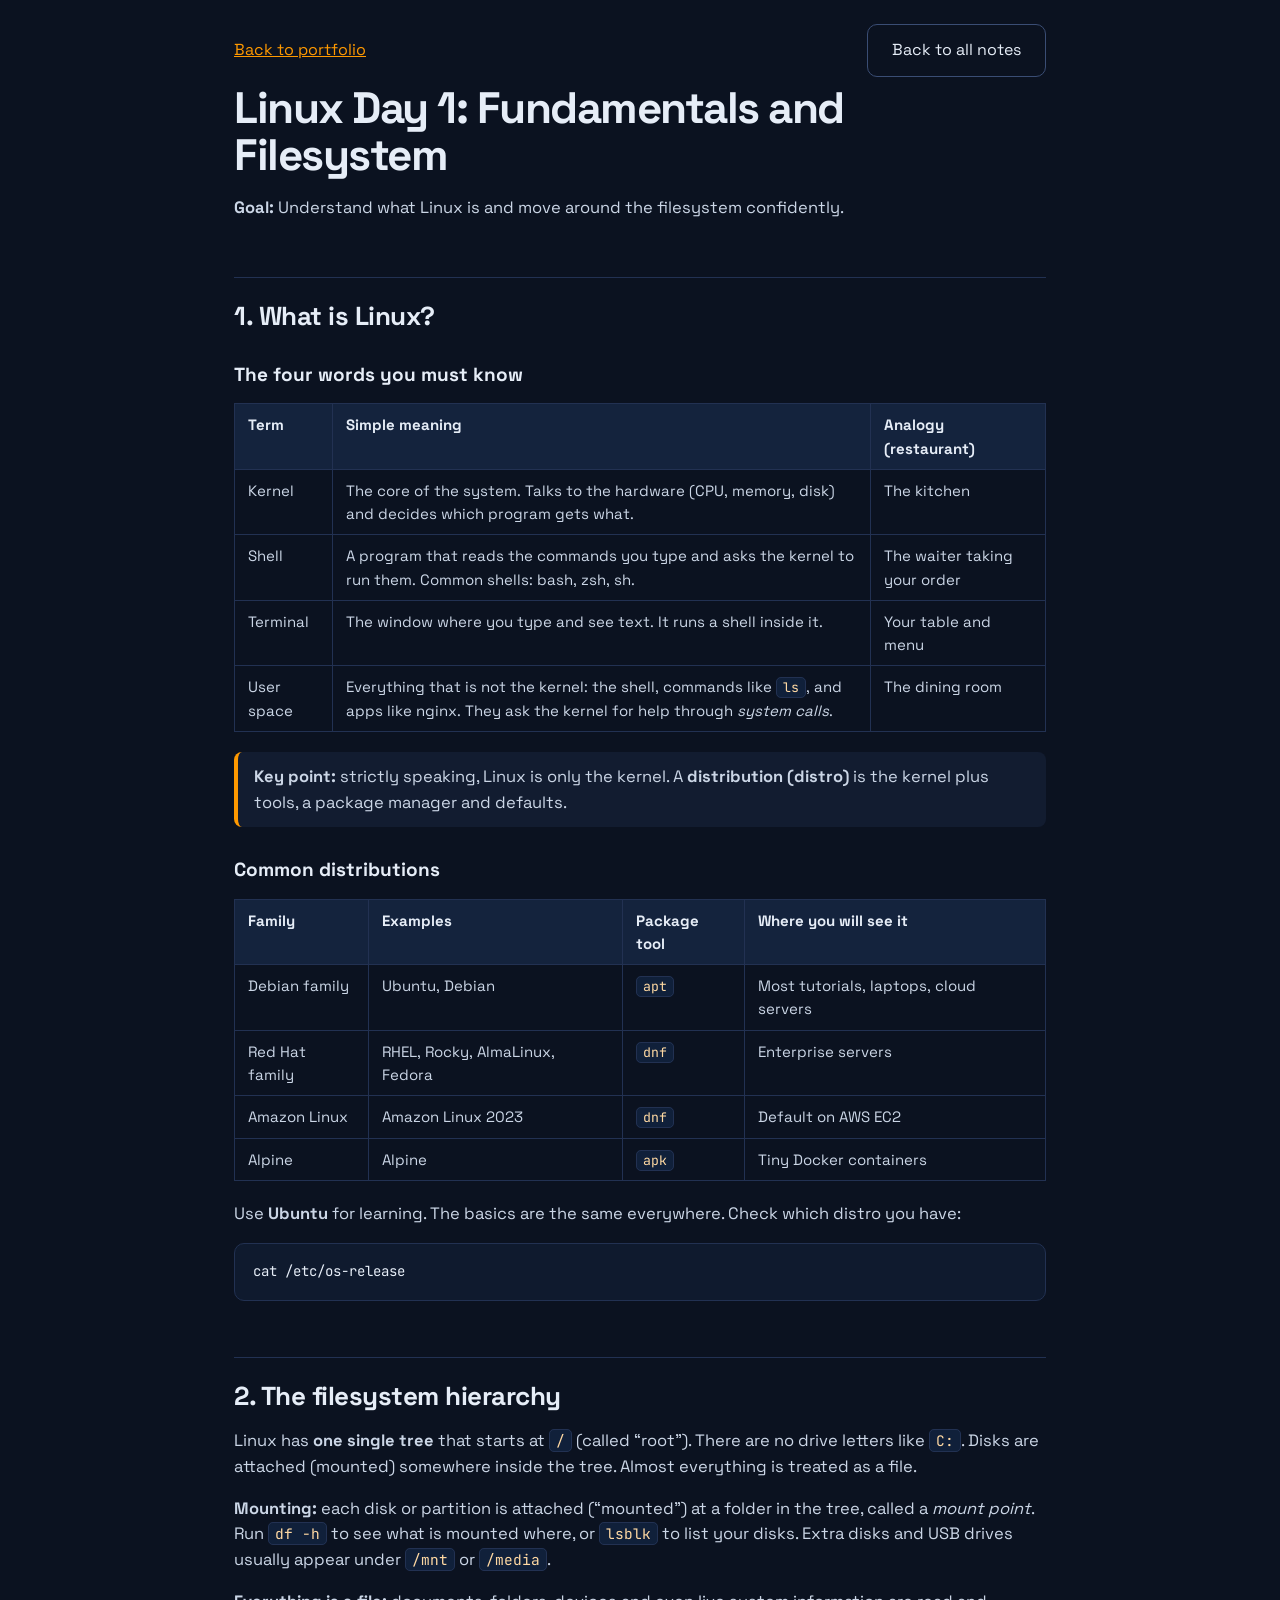
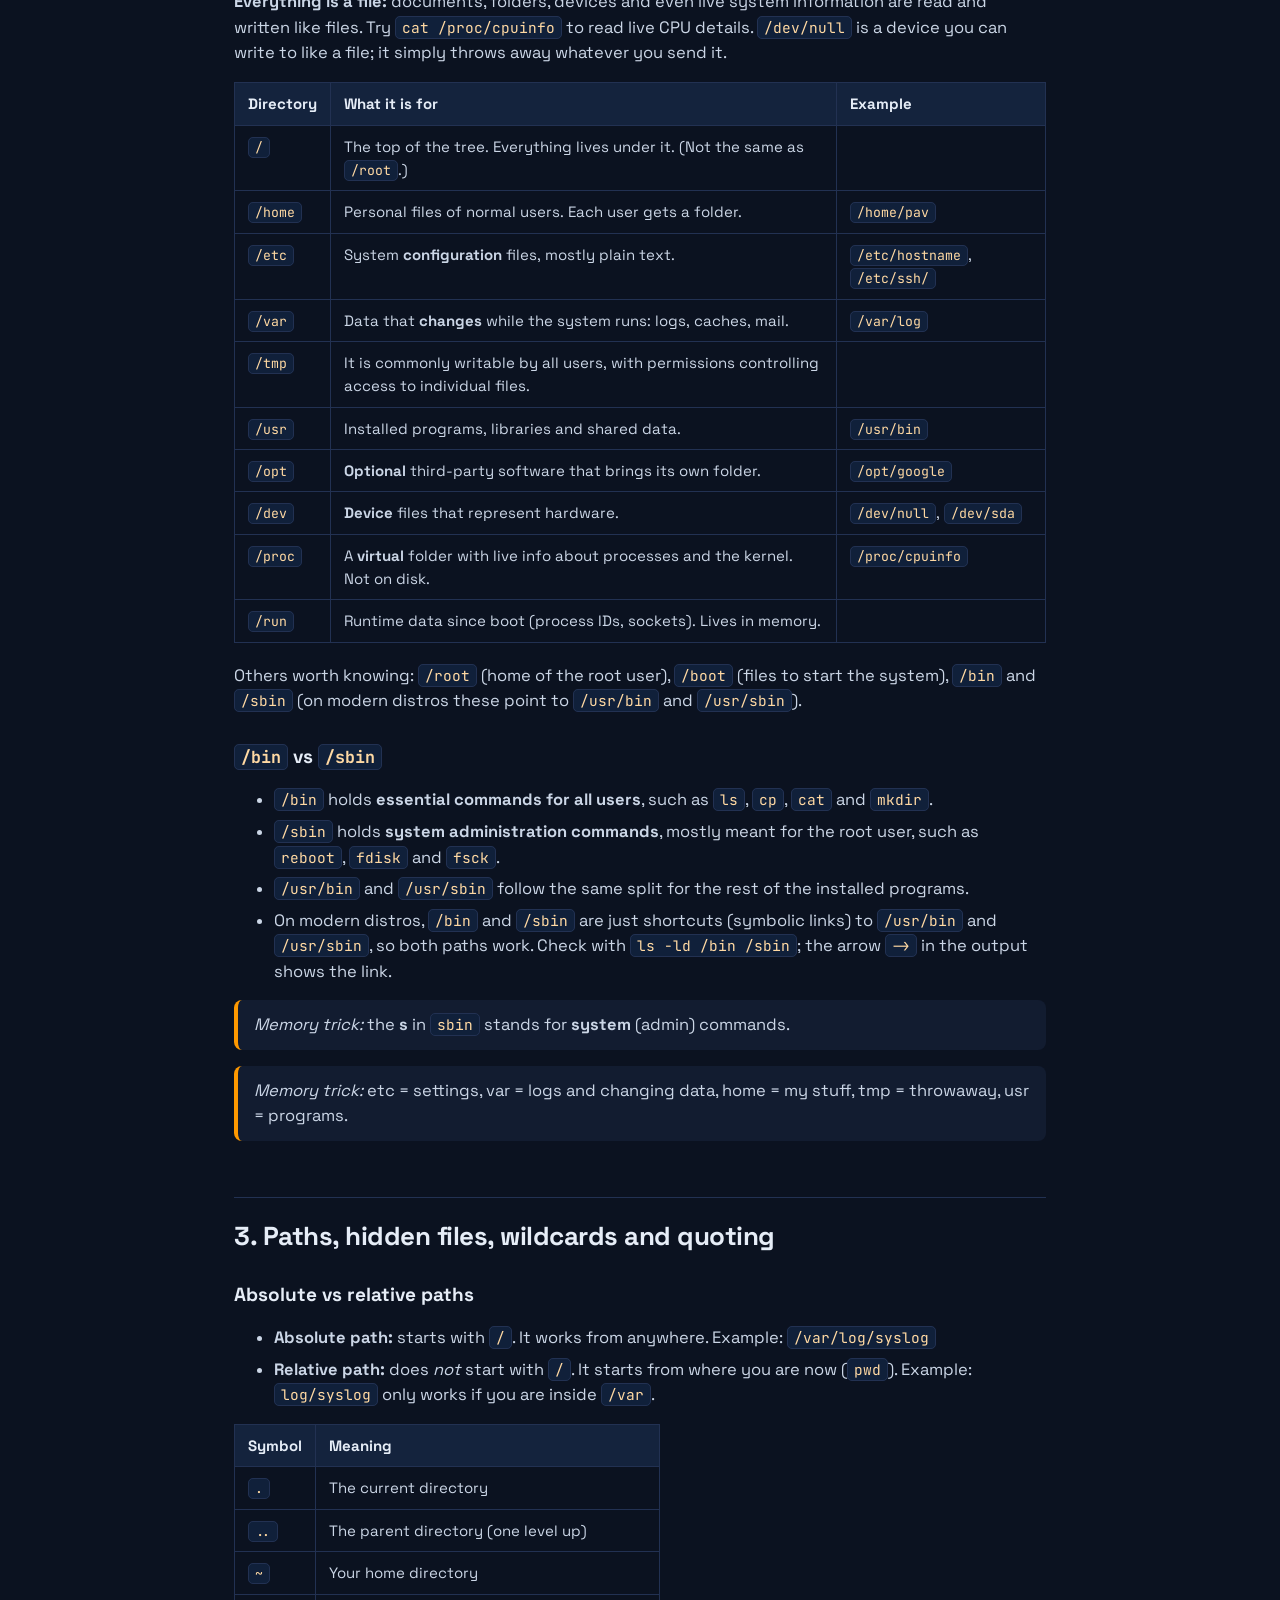
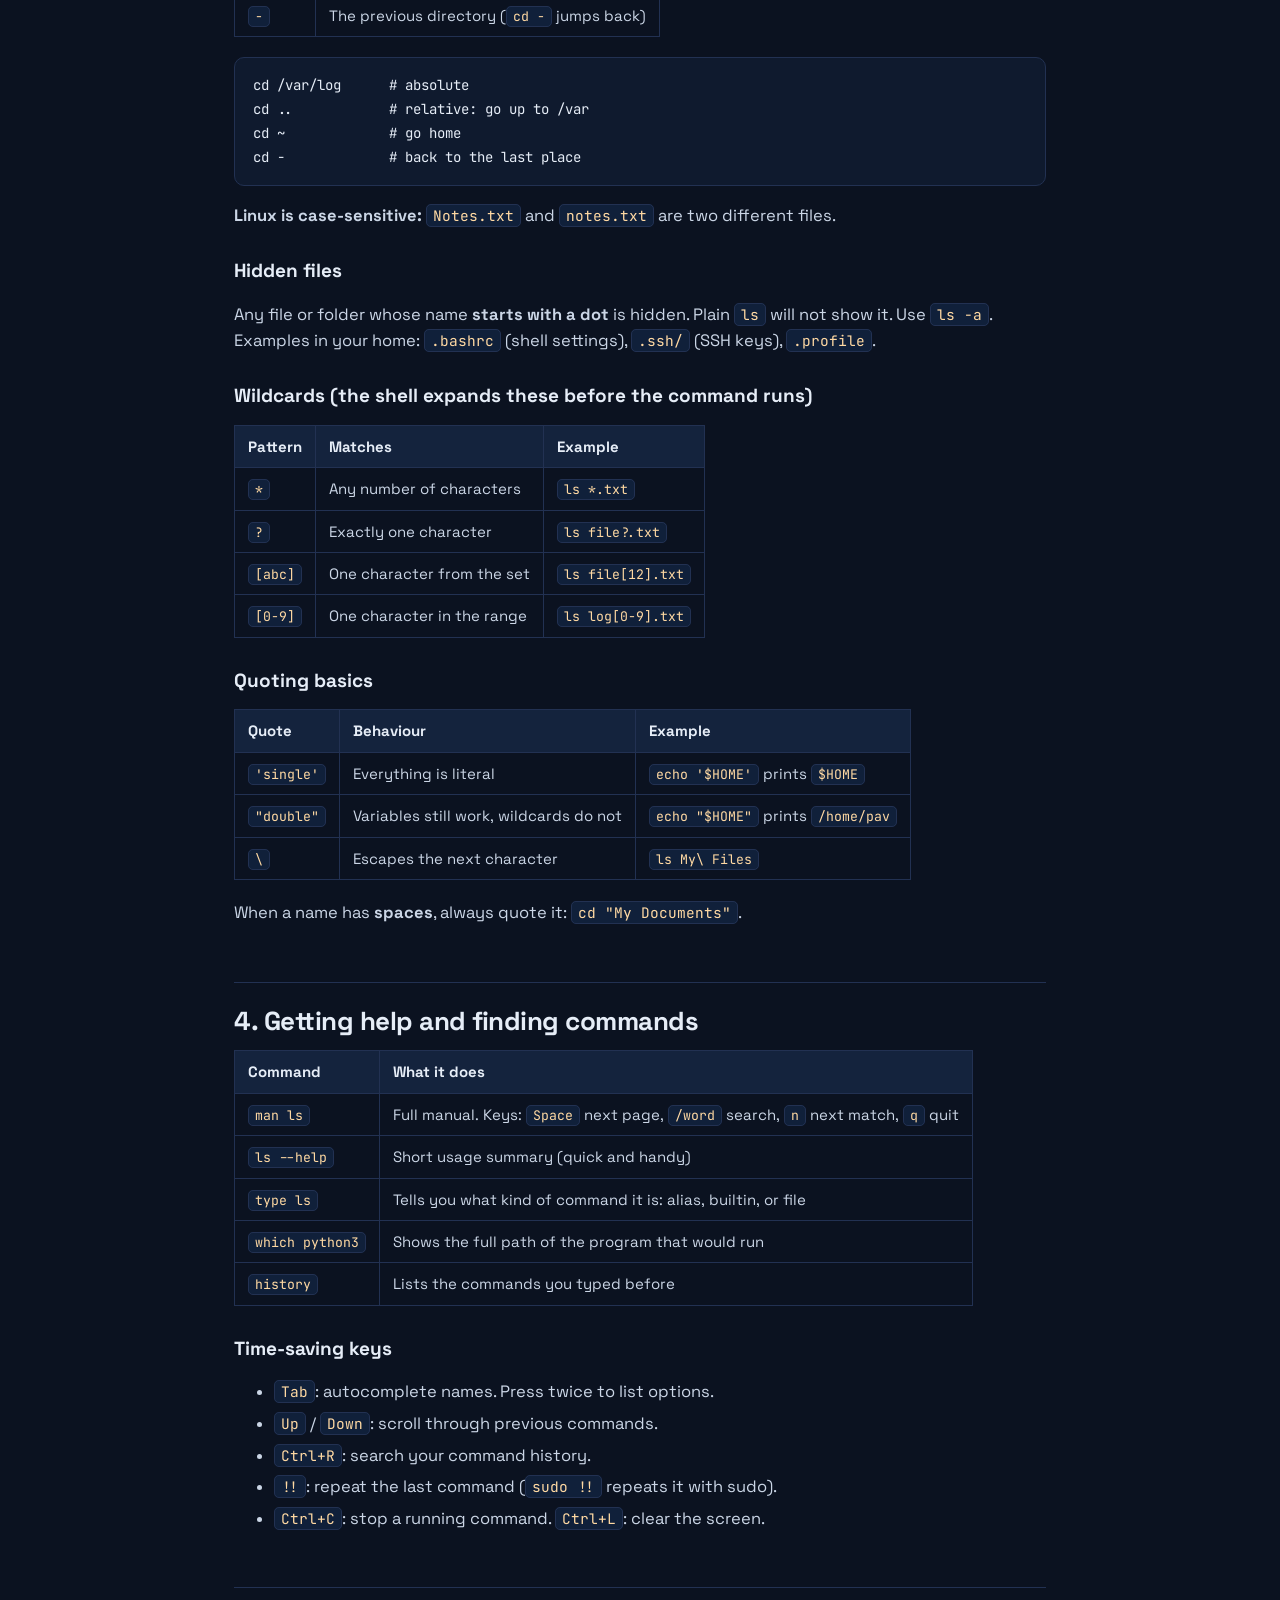
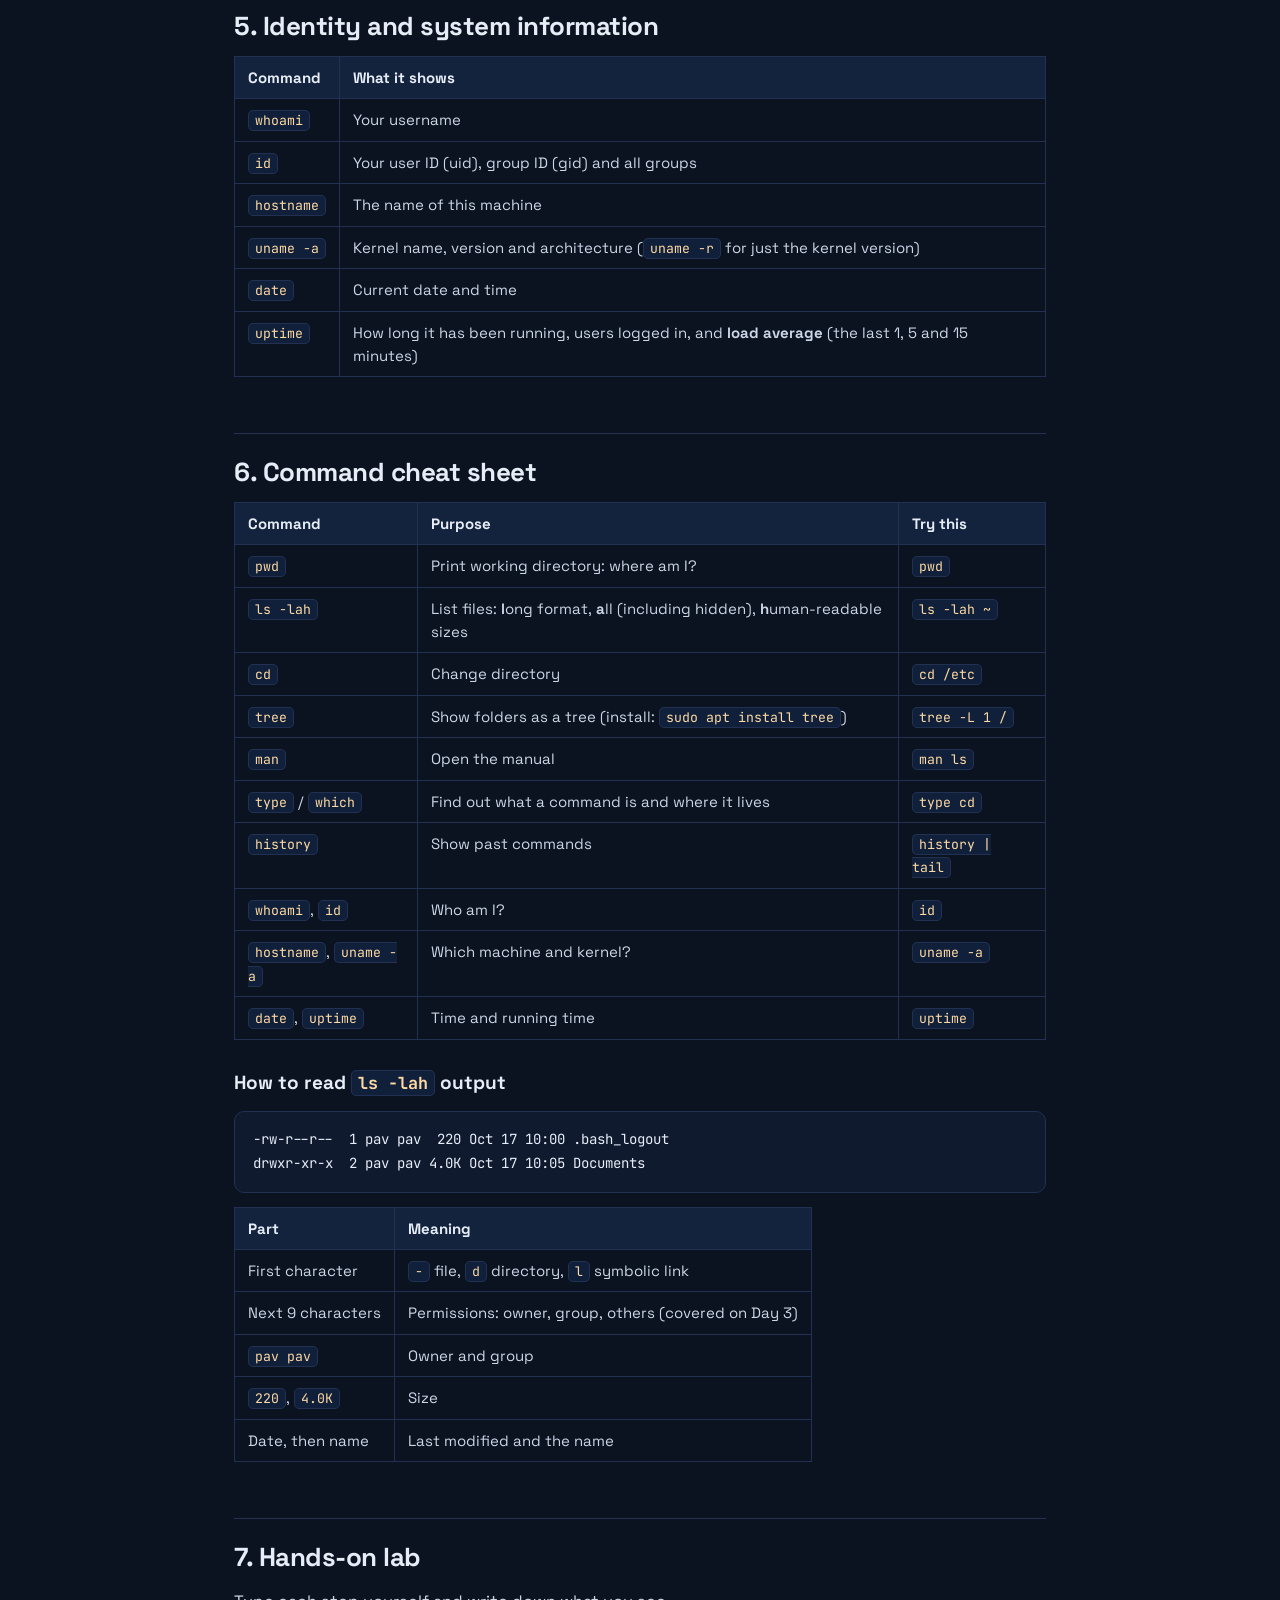
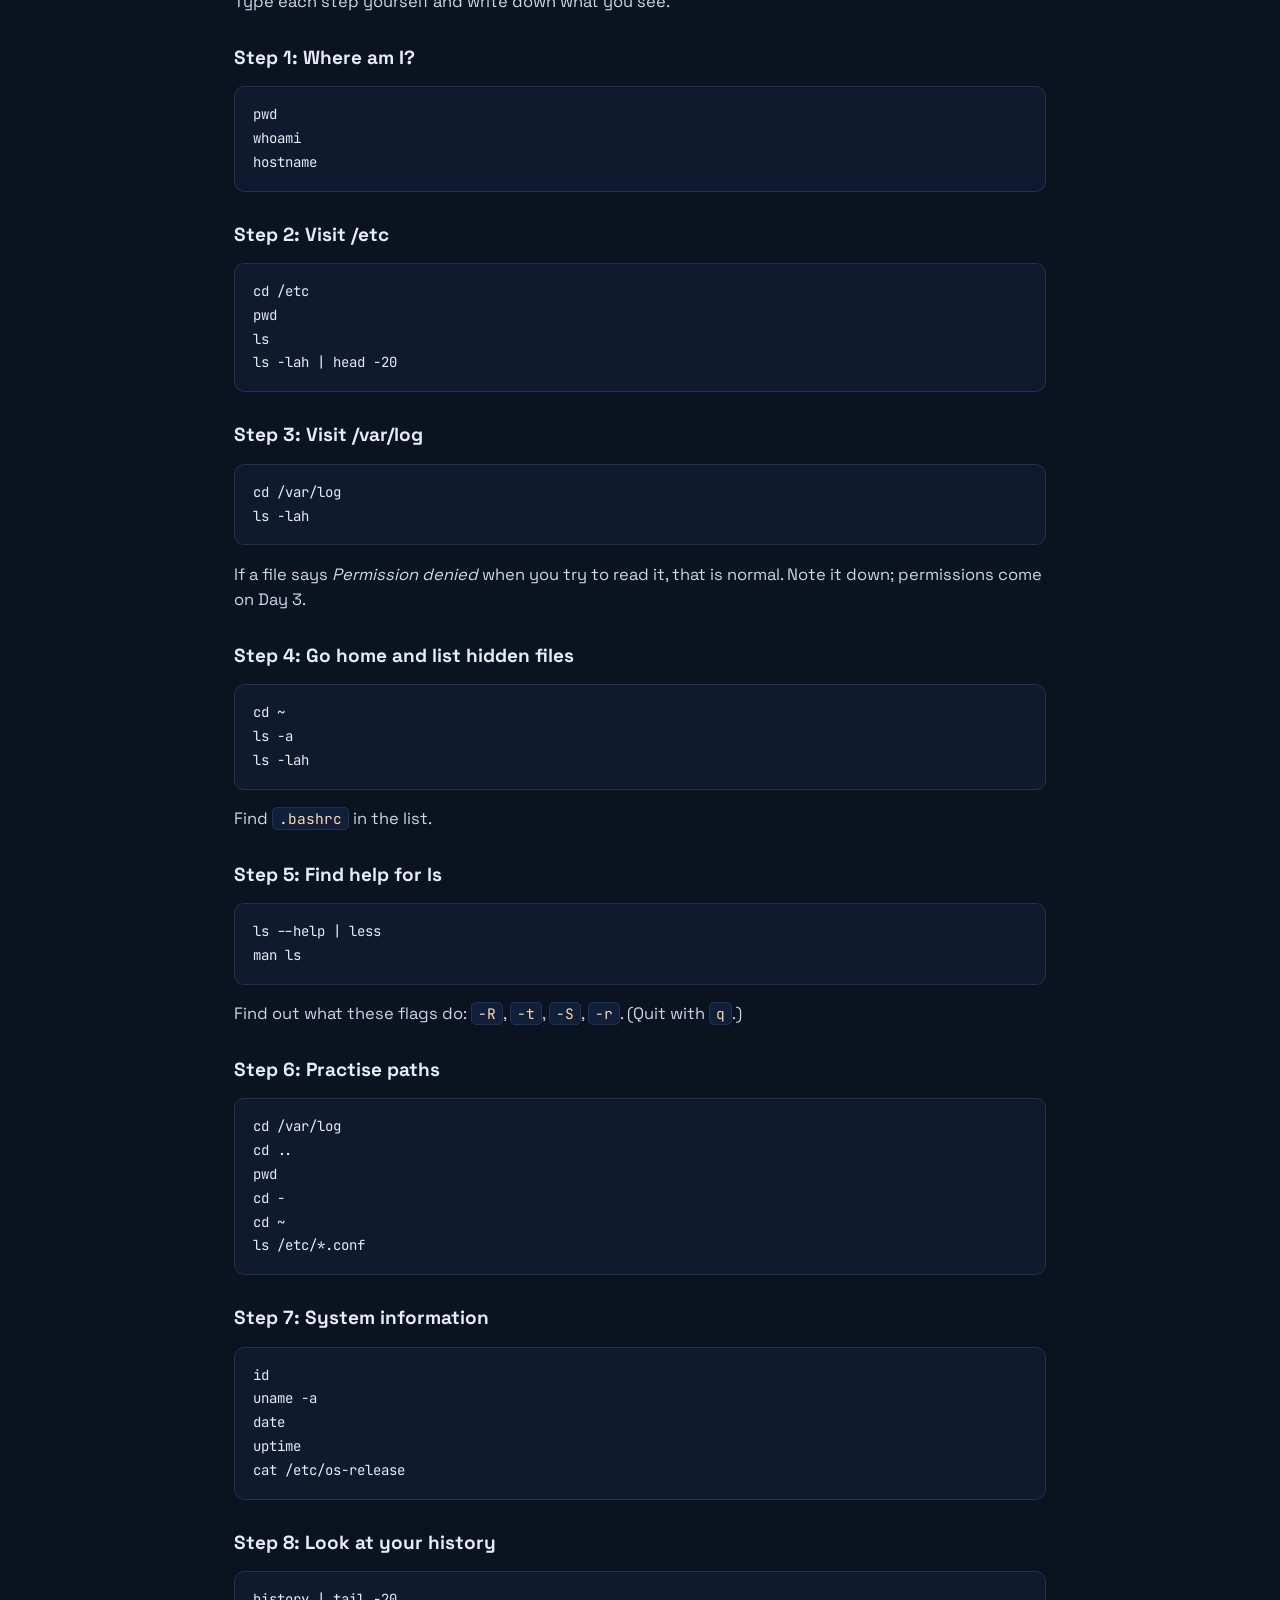
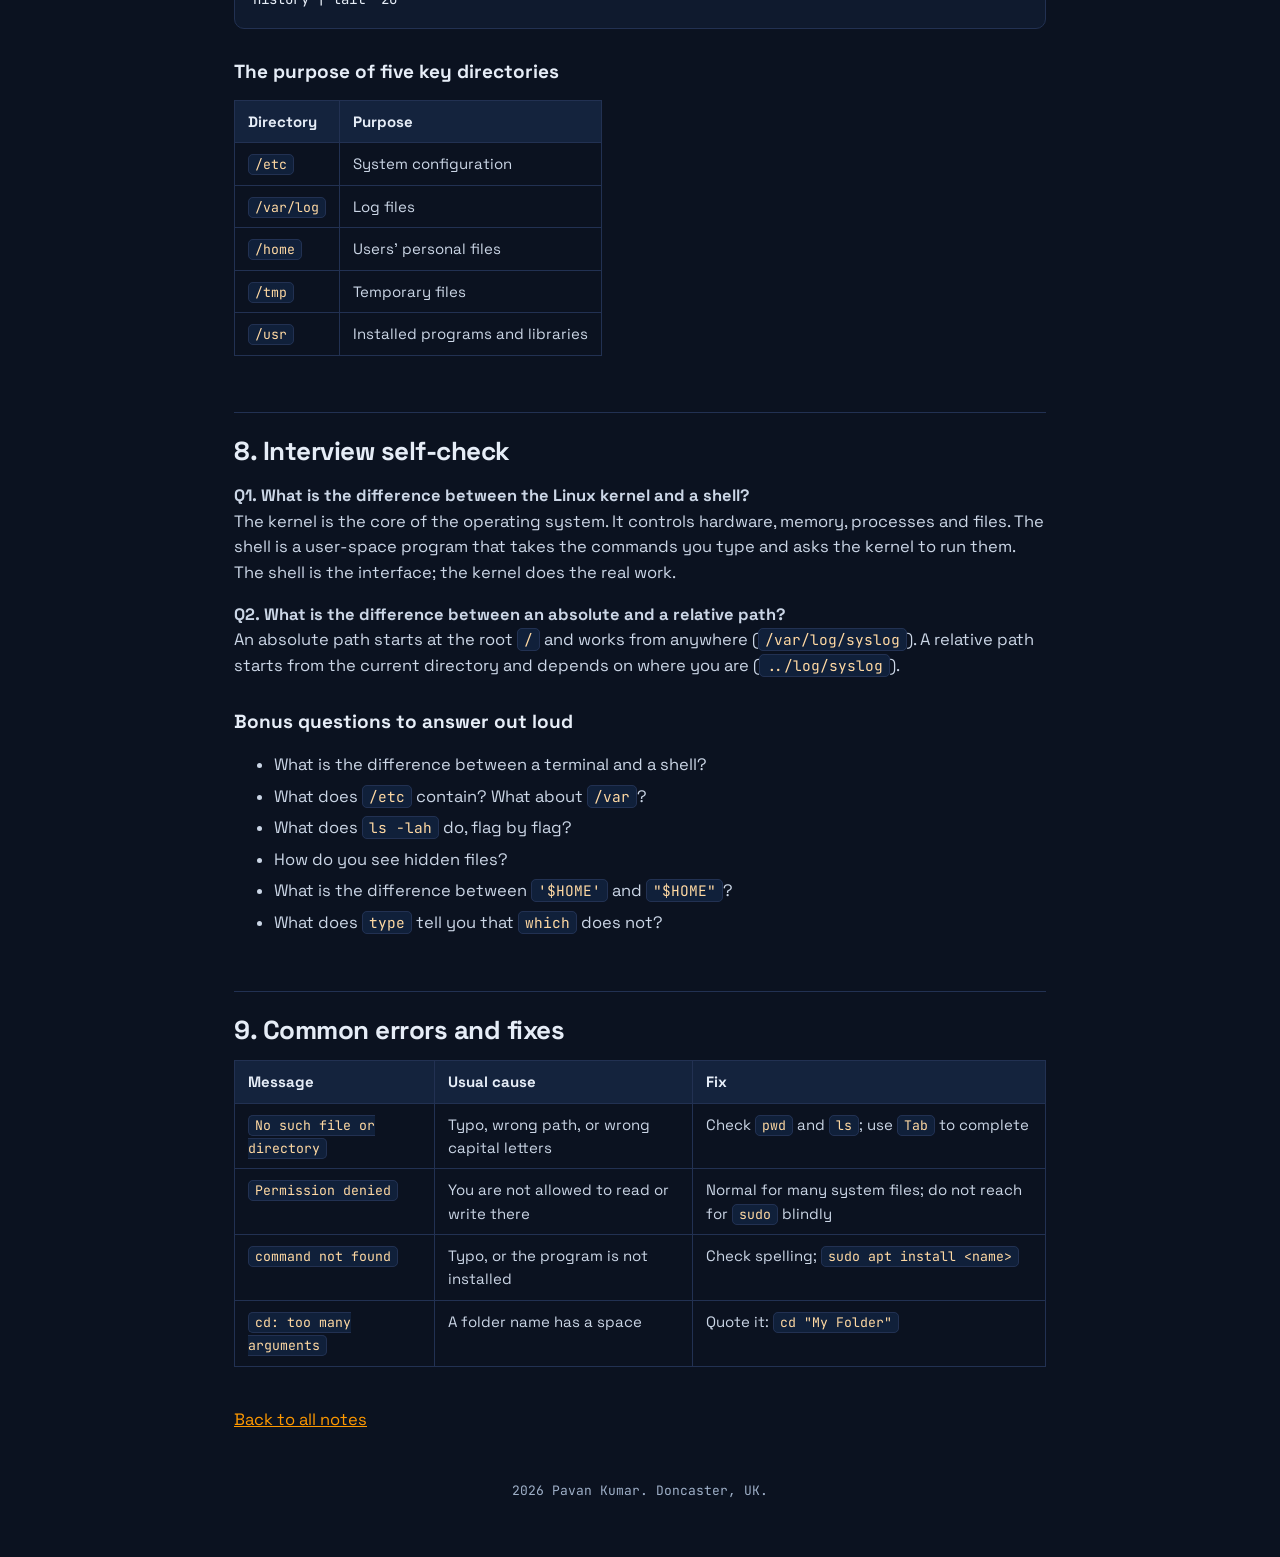
<file: LINUX/day-1.html>
<!doctype html>
<html lang="en">
<head>
<meta charset="utf-8">
<meta name="viewport" content="width=device-width, initial-scale=1">
<title>Linux Day 1: Fundamentals and Filesystem | Pavan Kumar</title>
<link rel="preconnect" href="https://fonts.googleapis.com">
<link rel="preconnect" href="https://fonts.gstatic.com" crossorigin>
<link href="https://fonts.googleapis.com/css2?family=Space+Grotesk:wght@400;500;700&family=JetBrains+Mono:wght@400;500&display=swap" rel="stylesheet">
<link rel="stylesheet" href="../style.css">
</head>
<body>
<div class="wrap narrow doc">
<div style="display:flex;justify-content:space-between;align-items:center;flex-wrap:wrap;gap:12px;margin:24px 0 8px"><a href="../index.html">Back to portfolio</a><a class="btn" href="../index.html#notes">Back to all notes</a></div>
<main>
<h1>Linux Day 1: Fundamentals and Filesystem</h1>
<p><strong>Goal:</strong> Understand what Linux is and move around the filesystem confidently.</p>

<h2>1. What is Linux?</h2>
<h3>The four words you must know</h3>
<table><tr><th>Term</th><th>Simple meaning</th><th>Analogy (restaurant)</th></tr>
<tr><td>Kernel</td><td>The core of the system. Talks to the hardware (CPU, memory, disk) and decides which program gets what.</td><td>The kitchen</td></tr>
<tr><td>Shell</td><td>A program that reads the commands you type and asks the kernel to run them. Common shells: bash, zsh, sh.</td><td>The waiter taking your order</td></tr>
<tr><td>Terminal</td><td>The window where you type and see text. It runs a shell inside it.</td><td>Your table and menu</td></tr>
<tr><td>User space</td><td>Everything that is not the kernel: the shell, commands like <code>ls</code>, and apps like nginx. They ask the kernel for help through <em>system calls</em>.</td><td>The dining room</td></tr></table>
<div class="call"><p><strong>Key point:</strong> strictly speaking, Linux is only the kernel. A <strong>distribution (distro)</strong> is the kernel plus tools, a package manager and defaults.</p></div>
<h3>Common distributions</h3>
<table><tr><th>Family</th><th>Examples</th><th>Package tool</th><th>Where you will see it</th></tr>
<tr><td>Debian family</td><td>Ubuntu, Debian</td><td><code>apt</code></td><td>Most tutorials, laptops, cloud servers</td></tr>
<tr><td>Red Hat family</td><td>RHEL, Rocky, AlmaLinux, Fedora</td><td><code>dnf</code></td><td>Enterprise servers</td></tr>
<tr><td>Amazon Linux</td><td>Amazon Linux 2023</td><td><code>dnf</code></td><td>Default on AWS EC2</td></tr>
<tr><td>Alpine</td><td>Alpine</td><td><code>apk</code></td><td>Tiny Docker containers</td></tr></table>
<p>Use <strong>Ubuntu</strong> for learning. The basics are the same everywhere. Check which distro you have:</p>
<pre><code>cat /etc/os-release</code></pre>

<h2>2. The filesystem hierarchy</h2>
<p>Linux has <strong>one single tree</strong> that starts at <code>/</code> (called “root”). There are no drive letters like <code>C:</code>. Disks are attached (mounted) somewhere inside the tree. Almost everything is treated as a file.</p>
<p><strong>Mounting:</strong> each disk or partition is attached (“mounted”) at a folder in the tree, called a <em>mount point</em>. Run <code>df -h</code> to see what is mounted where, or <code>lsblk</code> to list your disks. Extra disks and USB drives usually appear under <code>/mnt</code> or <code>/media</code>.</p>
<p><strong>Everything is a file:</strong> documents, folders, devices and even live system information are read and written like files. Try <code>cat /proc/cpuinfo</code> to read live CPU details. <code>/dev/null</code> is a device you can write to like a file; it simply throws away whatever you send it.</p>
<table><tr><th>Directory</th><th>What it is for</th><th>Example</th></tr>
<tr><td><code>/</code></td><td>The top of the tree. Everything lives under it. (Not the same as <code>/root</code>.)</td><td></td></tr>
<tr><td><code>/home</code></td><td>Personal files of normal users. Each user gets a folder.</td><td><code>/home/pav</code></td></tr>
<tr><td><code>/etc</code></td><td>System <strong>configuration</strong> files, mostly plain text.</td><td><code>/etc/hostname</code>, <code>/etc/ssh/</code></td></tr>
<tr><td><code>/var</code></td><td>Data that <strong>changes</strong> while the system runs: logs, caches, mail.</td><td><code>/var/log</code></td></tr>
<tr><td><code>/tmp</code></td><td>It is commonly writable by all users, with permissions controlling access to individual files.</td><td></td></tr>
<tr><td><code>/usr</code></td><td>Installed programs, libraries and shared data.</td><td><code>/usr/bin</code></td></tr>
<tr><td><code>/opt</code></td><td><strong>Optional</strong> third-party software that brings its own folder.</td><td><code>/opt/google</code></td></tr>
<tr><td><code>/dev</code></td><td><strong>Device</strong> files that represent hardware.</td><td><code>/dev/null</code>, <code>/dev/sda</code></td></tr>
<tr><td><code>/proc</code></td><td>A <strong>virtual</strong> folder with live info about processes and the kernel. Not on disk.</td><td><code>/proc/cpuinfo</code></td></tr>
<tr><td><code>/run</code></td><td>Runtime data since boot (process IDs, sockets). Lives in memory.</td><td></td></tr></table>
<p>Others worth knowing: <code>/root</code> (home of the root user), <code>/boot</code> (files to start the system), <code>/bin</code> and <code>/sbin</code> (on modern distros these point to <code>/usr/bin</code> and <code>/usr/sbin</code>).</p>
<h3><code>/bin</code> vs <code>/sbin</code></h3>
<ul><li><code>/bin</code> holds <strong>essential commands for all users</strong>, such as <code>ls</code>, <code>cp</code>, <code>cat</code> and <code>mkdir</code>.</li>
<li><code>/sbin</code> holds <strong>system administration commands</strong>, mostly meant for the root user, such as <code>reboot</code>, <code>fdisk</code> and <code>fsck</code>.</li>
<li><code>/usr/bin</code> and <code>/usr/sbin</code> follow the same split for the rest of the installed programs.</li>
<li>On modern distros, <code>/bin</code> and <code>/sbin</code> are just shortcuts (symbolic links) to <code>/usr/bin</code> and <code>/usr/sbin</code>, so both paths work. Check with <code>ls -ld /bin /sbin</code>; the arrow <code>-&gt;</code> in the output shows the link.</li></ul>
<div class="call"><p><em>Memory trick:</em> the <strong>s</strong> in <code>sbin</code> stands for <strong>system</strong> (admin) commands.</p></div>
<div class="call"><p><em>Memory trick:</em> etc = settings, var = logs and changing data, home = my stuff, tmp = throwaway, usr = programs.</p></div>

<h2>3. Paths, hidden files, wildcards and quoting</h2>
<h3>Absolute vs relative paths</h3>
<ul><li><strong>Absolute path:</strong> starts with <code>/</code>. It works from anywhere. Example: <code>/var/log/syslog</code></li>
<li><strong>Relative path:</strong> does <em>not</em> start with <code>/</code>. It starts from where you are now (<code>pwd</code>). Example: <code>log/syslog</code> only works if you are inside <code>/var</code>.</li></ul>
<table><tr><th>Symbol</th><th>Meaning</th></tr>
<tr><td><code>.</code></td><td>The current directory</td></tr><tr><td><code>..</code></td><td>The parent directory (one level up)</td></tr>
<tr><td><code>~</code></td><td>Your home directory</td></tr><tr><td><code>-</code></td><td>The previous directory (<code>cd -</code> jumps back)</td></tr></table>
<pre><code>cd /var/log      # absolute
cd ..            # relative: go up to /var
cd ~             # go home
cd -             # back to the last place</code></pre>
<p><strong>Linux is case-sensitive:</strong> <code>Notes.txt</code> and <code>notes.txt</code> are two different files.</p>
<h3>Hidden files</h3>
<p>Any file or folder whose name <strong>starts with a dot</strong> is hidden. Plain <code>ls</code> will not show it. Use <code>ls -a</code>. Examples in your home: <code>.bashrc</code> (shell settings), <code>.ssh/</code> (SSH keys), <code>.profile</code>.</p>
<h3>Wildcards (the shell expands these before the command runs)</h3>
<table><tr><th>Pattern</th><th>Matches</th><th>Example</th></tr>
<tr><td><code>*</code></td><td>Any number of characters</td><td><code>ls *.txt</code></td></tr>
<tr><td><code>?</code></td><td>Exactly one character</td><td><code>ls file?.txt</code></td></tr>
<tr><td><code>[abc]</code></td><td>One character from the set</td><td><code>ls file[12].txt</code></td></tr>
<tr><td><code>[0-9]</code></td><td>One character in the range</td><td><code>ls log[0-9].txt</code></td></tr></table>
<h3>Quoting basics</h3>
<table><tr><th>Quote</th><th>Behaviour</th><th>Example</th></tr>
<tr><td><code>'single'</code></td><td>Everything is literal</td><td><code>echo '$HOME'</code> prints <code>$HOME</code></td></tr>
<tr><td><code>"double"</code></td><td>Variables still work, wildcards do not</td><td><code>echo "$HOME"</code> prints <code>/home/pav</code></td></tr>
<tr><td><code>\</code></td><td>Escapes the next character</td><td><code>ls My\ Files</code></td></tr></table>
<p>When a name has <strong>spaces</strong>, always quote it: <code>cd "My Documents"</code>.</p>

<h2>4. Getting help and finding commands</h2>
<table><tr><th>Command</th><th>What it does</th></tr>
<tr><td><code>man ls</code></td><td>Full manual. Keys: <code>Space</code> next page, <code>/word</code> search, <code>n</code> next match, <code>q</code> quit</td></tr>
<tr><td><code>ls --help</code></td><td>Short usage summary (quick and handy)</td></tr>
<tr><td><code>type ls</code></td><td>Tells you what kind of command it is: alias, builtin, or file</td></tr>
<tr><td><code>which python3</code></td><td>Shows the full path of the program that would run</td></tr>
<tr><td><code>history</code></td><td>Lists the commands you typed before</td></tr></table>
<h3>Time-saving keys</h3>
<ul><li><code>Tab</code>: autocomplete names. Press twice to list options.</li><li><code>Up</code> / <code>Down</code>: scroll through previous commands.</li><li><code>Ctrl+R</code>: search your command history.</li>
<li><code>!!</code>: repeat the last command (<code>sudo !!</code> repeats it with sudo).</li><li><code>Ctrl+C</code>: stop a running command. <code>Ctrl+L</code>: clear the screen.</li></ul>

<h2>5. Identity and system information</h2>
<table><tr><th>Command</th><th>What it shows</th></tr>
<tr><td><code>whoami</code></td><td>Your username</td></tr>
<tr><td><code>id</code></td><td>Your user ID (uid), group ID (gid) and all groups</td></tr>
<tr><td><code>hostname</code></td><td>The name of this machine</td></tr>
<tr><td><code>uname -a</code></td><td>Kernel name, version and architecture (<code>uname -r</code> for just the kernel version)</td></tr>
<tr><td><code>date</code></td><td>Current date and time</td></tr>
<tr><td><code>uptime</code></td><td>How long it has been running, users logged in, and <strong>load average</strong> (the last 1, 5 and 15 minutes)</td></tr></table>

<h2>6. Command cheat sheet</h2>
<table><tr><th>Command</th><th>Purpose</th><th>Try this</th></tr>
<tr><td><code>pwd</code></td><td>Print working directory: where am I?</td><td><code>pwd</code></td></tr>
<tr><td><code>ls -lah</code></td><td>List files: <strong>l</strong>ong format, <strong>a</strong>ll (including hidden), <strong>h</strong>uman-readable sizes</td><td><code>ls -lah ~</code></td></tr>
<tr><td><code>cd</code></td><td>Change directory</td><td><code>cd /etc</code></td></tr>
<tr><td><code>tree</code></td><td>Show folders as a tree (install: <code>sudo apt install tree</code>)</td><td><code>tree -L 1 /</code></td></tr>
<tr><td><code>man</code></td><td>Open the manual</td><td><code>man ls</code></td></tr>
<tr><td><code>type</code> / <code>which</code></td><td>Find out what a command is and where it lives</td><td><code>type cd</code></td></tr>
<tr><td><code>history</code></td><td>Show past commands</td><td><code>history | tail</code></td></tr>
<tr><td><code>whoami</code>, <code>id</code></td><td>Who am I?</td><td><code>id</code></td></tr>
<tr><td><code>hostname</code>, <code>uname -a</code></td><td>Which machine and kernel?</td><td><code>uname -a</code></td></tr>
<tr><td><code>date</code>, <code>uptime</code></td><td>Time and running time</td><td><code>uptime</code></td></tr></table>
<h3>How to read <code>ls -lah</code> output</h3>
<pre><code>-rw-r--r--  1 pav pav  220 Oct 17 10:00 .bash_logout
drwxr-xr-x  2 pav pav 4.0K Oct 17 10:05 Documents</code></pre>
<table><tr><th>Part</th><th>Meaning</th></tr>
<tr><td>First character</td><td><code>-</code> file, <code>d</code> directory, <code>l</code> symbolic link</td></tr>
<tr><td>Next 9 characters</td><td>Permissions: owner, group, others (covered on Day 3)</td></tr>
<tr><td><code>pav pav</code></td><td>Owner and group</td></tr><tr><td><code>220</code>, <code>4.0K</code></td><td>Size</td></tr>
<tr><td>Date, then name</td><td>Last modified and the name</td></tr></table>

<h2>7. Hands-on lab</h2>
<p>Type each step yourself and write down what you see.</p>
<h3>Step 1: Where am I?</h3><pre><code>pwd
whoami
hostname</code></pre>
<h3>Step 2: Visit /etc</h3><pre><code>cd /etc
pwd
ls
ls -lah | head -20</code></pre>
<h3>Step 3: Visit /var/log</h3><pre><code>cd /var/log
ls -lah</code></pre>
<p>If a file says <em>Permission denied</em> when you try to read it, that is normal. Note it down; permissions come on Day 3.</p>
<h3>Step 4: Go home and list hidden files</h3><pre><code>cd ~
ls -a
ls -lah</code></pre><p>Find <code>.bashrc</code> in the list.</p>
<h3>Step 5: Find help for ls</h3><pre><code>ls --help | less
man ls</code></pre><p>Find out what these flags do: <code>-R</code>, <code>-t</code>, <code>-S</code>, <code>-r</code>. (Quit with <code>q</code>.)</p>
<h3>Step 6: Practise paths</h3><pre><code>cd /var/log
cd ..
pwd
cd -
cd ~
ls /etc/*.conf</code></pre>
<h3>Step 7: System information</h3><pre><code>id
uname -a
date
uptime
cat /etc/os-release</code></pre>
<h3>Step 8: Look at your history</h3><pre><code>history | tail -20</code></pre>
<h3>The purpose of five key directories</h3>
<table><tr><th>Directory</th><th>Purpose</th></tr>
<tr><td><code>/etc</code></td><td>System configuration</td></tr><tr><td><code>/var/log</code></td><td>Log files</td></tr>
<tr><td><code>/home</code></td><td>Users’ personal files</td></tr><tr><td><code>/tmp</code></td><td>Temporary files</td></tr>
<tr><td><code>/usr</code></td><td>Installed programs and libraries</td></tr></table>

<h2>8. Interview self-check</h2>
<p><strong>Q1. What is the difference between the Linux kernel and a shell?</strong><br>The kernel is the core of the operating system. It controls hardware, memory, processes and files. The shell is a user-space program that takes the commands you type and asks the kernel to run them. The shell is the interface; the kernel does the real work.</p>
<p><strong>Q2. What is the difference between an absolute and a relative path?</strong><br>An absolute path starts at the root <code>/</code> and works from anywhere (<code>/var/log/syslog</code>). A relative path starts from the current directory and depends on where you are (<code>../log/syslog</code>).</p>
<h3>Bonus questions to answer out loud</h3>
<ul><li>What is the difference between a terminal and a shell?</li><li>What does <code>/etc</code> contain? What about <code>/var</code>?</li><li>What does <code>ls -lah</code> do, flag by flag?</li><li>How do you see hidden files?</li>
<li>What is the difference between <code>'$HOME'</code> and <code>"$HOME"</code>?</li><li>What does <code>type</code> tell you that <code>which</code> does not?</li></ul>

<h2>9. Common errors and fixes</h2>
<table><tr><th>Message</th><th>Usual cause</th><th>Fix</th></tr>
<tr><td><code>No such file or directory</code></td><td>Typo, wrong path, or wrong capital letters</td><td>Check <code>pwd</code> and <code>ls</code>; use <code>Tab</code> to complete</td></tr>
<tr><td><code>Permission denied</code></td><td>You are not allowed to read or write there</td><td>Normal for many system files; do not reach for <code>sudo</code> blindly</td></tr>
<tr><td><code>command not found</code></td><td>Typo, or the program is not installed</td><td>Check spelling; <code>sudo apt install &lt;name&gt;</code></td></tr>
<tr><td><code>cd: too many arguments</code></td><td>A folder name has a space</td><td>Quote it: <code>cd "My Folder"</code></td></tr></table>

<p style="margin-top:40px"><a href="../index.html#notes">Back to all notes</a></p>
</main>
<footer class="mono">2026 Pavan Kumar. Doncaster, UK.</footer>
</div>
</body>
</html>
</file>
<file: style.css>
:root{--bg:#0B1220;--card:#121C30;--line:#223152;--tx:#E6EDF7;--mu:#9FB0C8;--ac:#FF9900;--tl:#2DD4BF}
*{box-sizing:border-box}
html{scroll-behavior:smooth}
body{margin:0;background:var(--bg);color:var(--tx);font-family:'Space Grotesk',system-ui,sans-serif;line-height:1.55}
a{color:var(--ac)}a:hover{color:#FFC266}
a:focus-visible,summary:focus-visible,input:focus-visible{outline:2px solid var(--tl);outline-offset:3px}
.wrap{max-width:1120px;margin:0 auto;padding:0 24px}
.narrow{max-width:860px}
.mono,code,pre{font-family:'JetBrains Mono',ui-monospace,monospace}
.mu{color:var(--mu)}
.top{display:flex;flex-wrap:wrap;align-items:center;justify-content:space-between;gap:12px;padding:24px 0}
.logo{font-size:16px;font-weight:500}.logo b{color:var(--ac)}
.nav a{color:var(--tx);text-decoration:none;margin-left:22px;font-size:15px}.nav a:hover{color:var(--ac)}
.hero{display:flex;flex-wrap:wrap;gap:48px;align-items:center;padding-top:56px}
.hero>div{flex:1 1 400px}
h1{margin:0 0 20px;font-size:clamp(36px,6vw,56px);line-height:1.07;letter-spacing:-1.5px}
h1 span{color:var(--ac)}
.lead{font-size:19px;max-width:560px;margin:0 0 28px}
.btns{display:flex;flex-wrap:wrap;gap:12px;margin-bottom:28px}
.btn{display:inline-block;border:1px solid #3A4D74;color:var(--tx);text-decoration:none;padding:13px 24px;border-radius:10px}
.btn:hover{color:var(--ac);border-color:var(--ac)}
.btn.pri{background:var(--ac);border-color:var(--ac);color:#0B1220;font-weight:700}.btn.pri:hover{background:#FFB133;color:#0B1220}
.tag{display:inline-block;font-family:'JetBrains Mono',monospace;font-size:12px;color:#BFE9E2;background:#10303A;border:1px solid #1D5560;border-radius:999px;padding:4px 10px;margin:0 6px 6px 0}
.term{background:#0F1A2E;border:1px solid var(--line);border-radius:14px;overflow:hidden}
.term .bar{display:flex;gap:8px;padding:14px 16px;border-bottom:1px solid var(--line)}
.term .bar i{width:11px;height:11px;border-radius:50%;background:#F26B5E}.term .bar i:nth-child(2){background:#F5BF4F}.term .bar i:nth-child(3){background:#5FCB71}
.term .body{padding:22px 20px;font-size:14px;line-height:1.9}.term .p{color:var(--tl)}
.sec{padding-top:88px}
h2{margin:0 0 8px;font-size:34px;line-height:1.15;letter-spacing:-.5px}
.sub{color:var(--tl);margin:0 0 10px;font-size:15px}
.grid{display:grid;grid-template-columns:repeat(auto-fit,minmax(250px,1fr));gap:20px;margin-top:32px}
.grid.wide{grid-template-columns:repeat(auto-fit,minmax(320px,1fr))}
.card{background:var(--card);border:1px solid var(--line);border-radius:14px;padding:24px}
.card h3{margin:0 0 10px;font-size:19px}
.card p{margin:0 0 14px;font-size:15px;color:var(--mu)}
.card ul{margin:0 0 16px;padding-left:18px;color:var(--mu);font-size:15px}
.card.feat{grid-column:1/-1;border-color:#3A4D74;background:linear-gradient(135deg,#14233D,#121C30)}
.card.feat .cols{display:flex;flex-wrap:wrap;gap:28px}.card.feat .cols>div{flex:1 1 300px}
.card.feat h4{margin:0 0 10px;font-size:16px;color:var(--tl)}
.day{display:flex;flex-direction:column}
.day .n{font-size:13px;color:var(--ac);margin-bottom:6px}
.day p{flex:1}
.soon{font-size:14px;color:#8093B0}
.contact{text-align:center;padding:44px;border-color:#3A4D74}
.contact .btns{justify-content:center;margin:0}
footer{text-align:center;font-size:13px;color:var(--mu);padding:32px 0 56px}
/* notes page */
.back{display:inline-block;margin:24px 0 8px;font-size:15px}
.doc h1{font-size:clamp(30px,5vw,44px);margin:8px 0 12px}
.doc h2{font-size:26px;margin:56px 0 14px;padding-top:24px;border-top:1px solid var(--line)}
.doc h3{font-size:19px;margin:28px 0 10px}
.doc p,.doc li{color:#CBD6E6;font-size:16.5px;max-width:78ch}
.doc li{margin-bottom:6px}
.doc code{background:#10203A;border:1px solid var(--line);border-radius:5px;padding:1px 6px;font-size:.88em;color:#FFD9A3}
.doc pre{background:#0F1A2E;border:1px solid var(--line);border-radius:10px;padding:16px 18px;overflow-x:auto;font-size:14px;line-height:1.7}
.doc pre code{background:none;border:0;padding:0;color:var(--tx);font-size:inherit}
.doc table{display:block;max-width:100%;overflow-x:auto;border-collapse:collapse;margin:14px 0 20px;font-size:15px}
.doc th,.doc td{border:1px solid var(--line);padding:9px 13px;text-align:left;vertical-align:top;color:#CBD6E6}
.doc th{background:#14233D;color:var(--tx)}
.call{background:var(--card);border-left:4px solid var(--ac);border-radius:8px;padding:12px 16px;margin:16px 0}
.call p{margin:0}
.chk{display:flex;gap:12px;align-items:flex-start;margin:10px 0;font-size:16.5px;color:#CBD6E6}
.chk input{width:20px;height:20px;margin-top:3px;accent-color:#FF9900}
</file>
